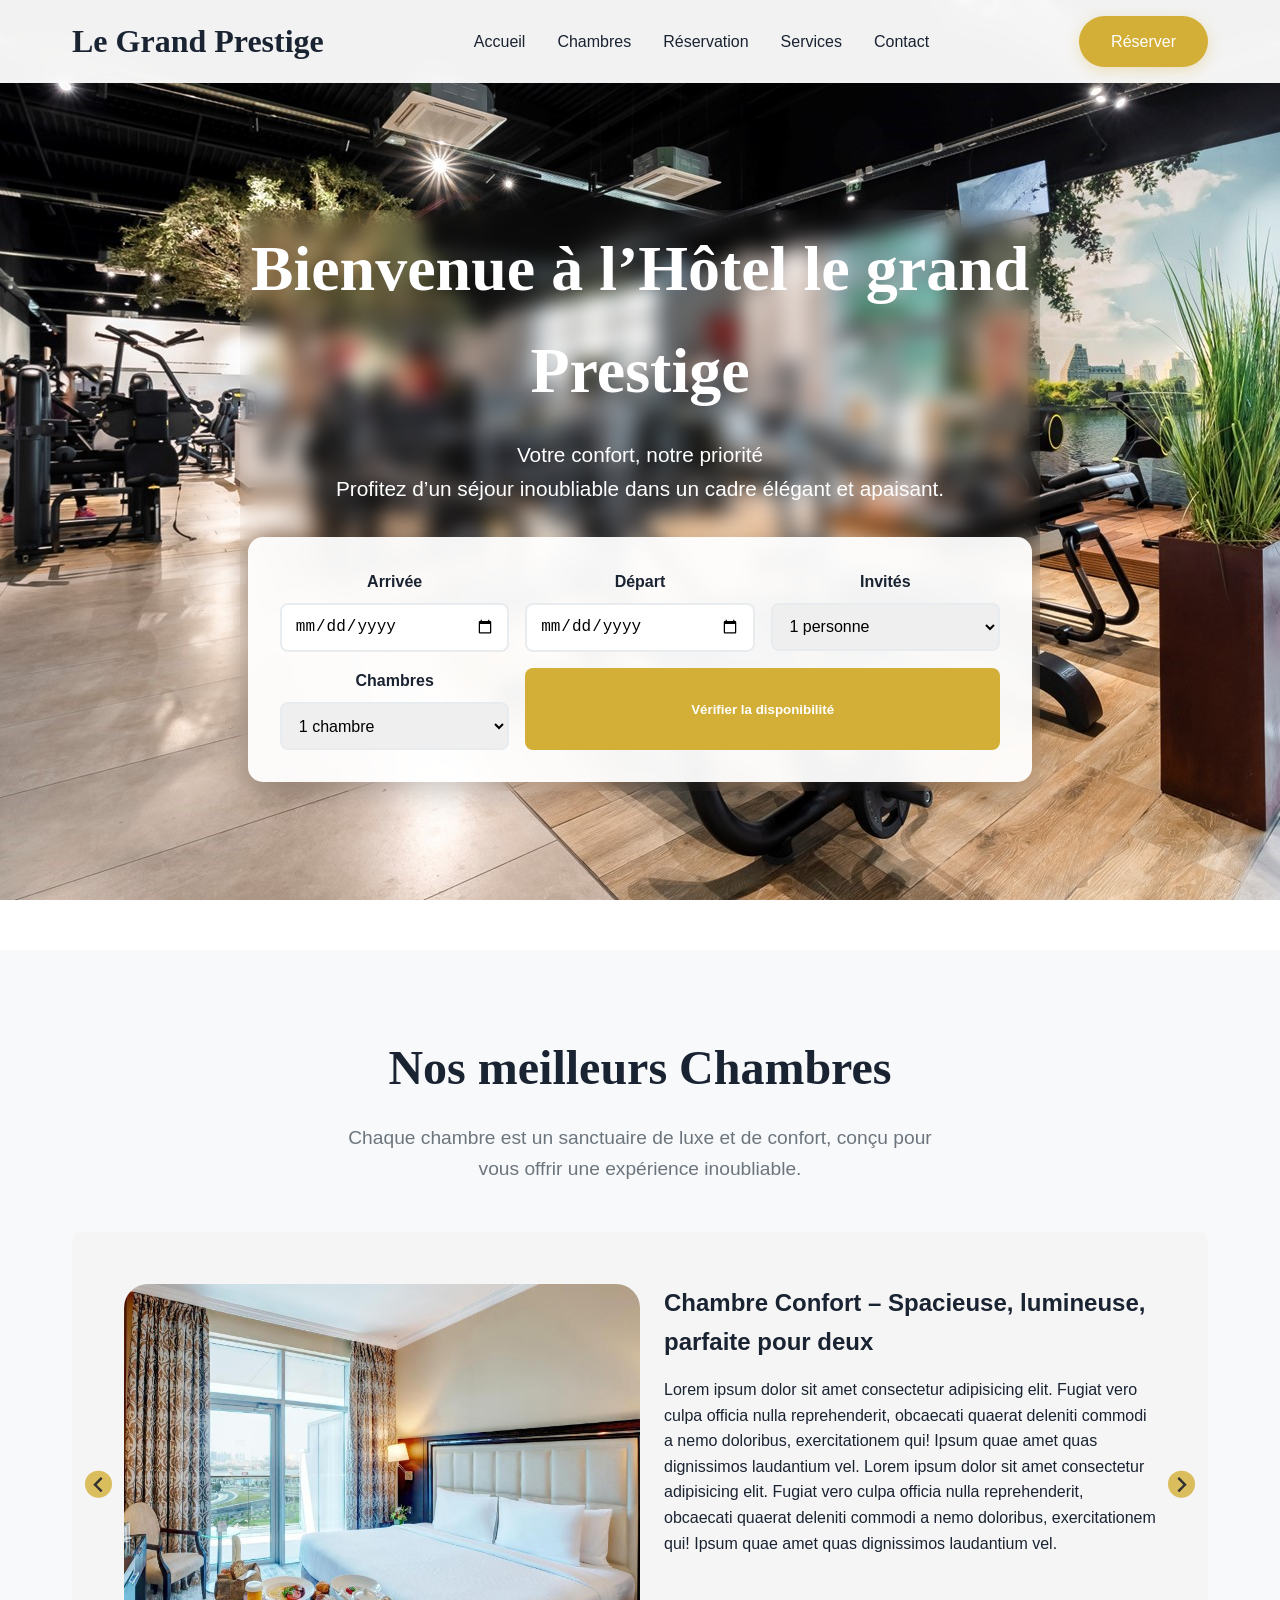
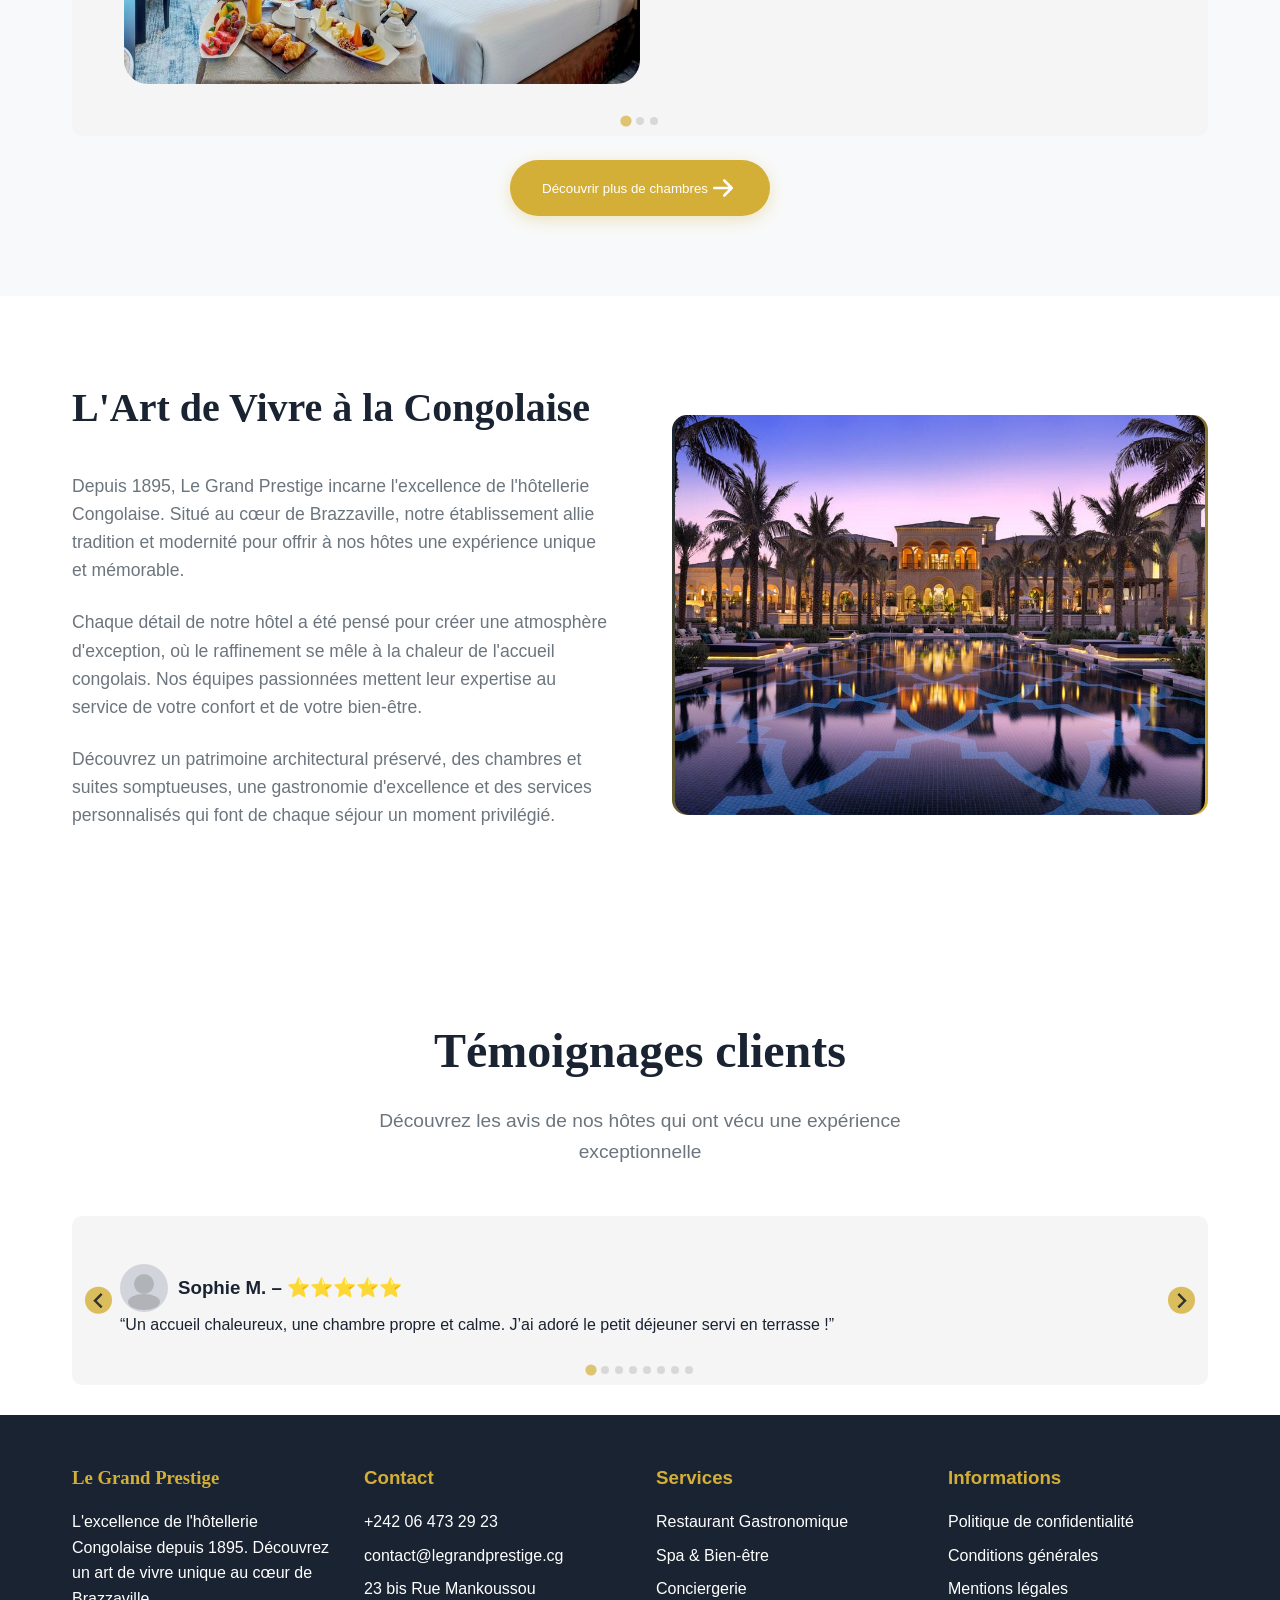
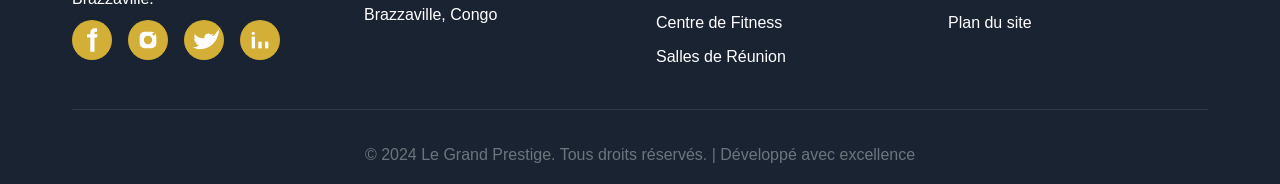
<file: Hotel/index.html>
<!DOCTYPE html>
<html lang="fr">
  <head>
    <meta charset="UTF-8" />
    <meta name="viewport" content="width=device-width, initial-scale=1.0" />
    <title>Le Grand Prestige - Hôtel de Luxe</title>

    <!-- Ajout des liens pour les differents style CSS -->
    <link rel="stylesheet" href="./css/aos.min.css" />
    <link rel="stylesheet" href="./css/splide.min.css" />
    <link rel="stylesheet" href="./css/style.css" />
  </head>
  <body>
    <!-- Header -->
    <header id="header" data-aos="fade-down">
      <nav class="nav-container" aria-label="Navigation principale">
        <a href="#" class="logo playfair">Le Grand Prestige</a>
        <ul class="nav-menu">
          <li><a href="#accueil">Accueil</a></li>
          <li><a href="./chambre.html">Chambres</a></li>
          <li><a href="./reservation.html">Réservation</a></li>
          <li><a href="./services.html">Services</a></li>
          <li><a href="./contact.html">Contact</a></li>
        </ul>
        <a href="./chambre.html" class="cta-button">Réserver</a>
        <div class="mobile-menu" aria-label="Menu mobile" tabindex="0">
          <span></span>
          <span></span>
          <span></span>
        </div>
      </nav>
    </header>

    <main role="main">
      <!-- Hero Section -->
      <section id="accueil" class="hero">
        <div class="hero-content">
          <h1 class="playfair" data-aos="fade-up" data-aos-delay="100">
            Bienvenue à l’Hôtel le grand Prestige
          </h1>
          <p data-aos="fade-up" data-aos-delay="200">
            Votre confort, notre priorité <br />Profitez d’un séjour inoubliable
            dans un cadre élégant et apaisant.
          </p>

          <form
            class="booking-form"
            aria-label="Formulaire de réservation"
            data-aos="fade-up"
            data-aos-delay="400"
          >
            <div class="form-group" data-aos="fade-up" data-aos-delay="500">
              <label for="checkin">Arrivée</label>
              <input type="date" id="checkin" name="checkin" />
            </div>
            <div class="form-group" data-aos="fade-up" data-aos-delay="600">
              <label for="checkout">Départ</label>
              <input type="date" id="checkout" name="checkout" />
            </div>
            <div class="form-group" data-aos="fade-up" data-aos-delay="700">
              <label for="guests">Invités</label>
              <select id="guests" name="guests">
                <option value="1">1 personne</option>
                <option value="2">2 personnes</option>
                <option value="3">3 personnes</option>
                <option value="4">4 personnes</option>
              </select>
            </div>
            <div class="form-group" data-aos="fade-up" data-aos-delay="800">
              <label for="rooms">Chambres</label>
              <select id="rooms" name="rooms">
                <option value="1">1 chambre</option>
                <option value="2">2 chambres</option>
                <option value="3">3 chambres</option>
              </select>
            </div>
            <button
              type="button"
              class="book-btn btn-content"
              data-aos="fade-up"
              data-aos-delay="900"
              onclick="reserverHotel()"
            >
              Vérifier la disponibilité
            </button>
          </form>
        </div>
      </section>

      <!-- Chambres -->
      <section id="chambres" class="section rooms">
        <div class="container">
          <h2
            class="section-title playfair"
            data-aos="fade-up"
            data-aos-delay="100"
          >
            Nos meilleurs Chambres
          </h2>
          <p class="section-subtitle" data-aos="fade-up" data-aos-delay="300">
            Chaque chambre est un sanctuaire de luxe et de confort, conçu pour
            vous offrir une expérience inoubliable.
          </p>

          <div
            class="splide"
            id="rooms-slider"
            style="display: flex; justify-content: center; align-items: center"
            data-aos="fade-up"
            data-aos-delay="500">
            
            <div class="splide__track">
              <ul class="splide__list">
                <li class="splide__slide carousel-list">
                  <div class="carousel-items">
                    <img
                      id="carousel-image"
                      src="./img/img1.jpg"
                      alt="Chambre Confort – Spacieuse, lumineuse, parfaite pour deux"
                    />
                    <div class="text-space">
                      <h2>
                        Chambre Confort – Spacieuse, lumineuse, parfaite pour
                        deux
                      </h2>
                      <p>
                        Lorem ipsum dolor sit amet consectetur adipisicing elit.
                        Fugiat vero culpa officia nulla reprehenderit, obcaecati
                        quaerat deleniti commodi a nemo doloribus,
                        exercitationem qui! Ipsum quae amet quas dignissimos
                        laudantium vel. Lorem ipsum dolor sit amet consectetur
                        adipisicing elit. Fugiat vero culpa officia nulla
                        reprehenderit, obcaecati quaerat deleniti commodi a nemo
                        doloribus, exercitationem qui! Ipsum quae amet quas
                        dignissimos laudantium vel.
                      </p>
                    </div>
                  </div>
                </li>
                <li class="splide__slide carousel-list">

                  <div class="carousel-items">
                    <img
                      id="carousel-image"
                      src="./img/img3.jpeg"
                      alt="Suite Prestige – Vue panoramique, bain à remous, lit King Size"
                    />
                    <div class="text-space">
                      <h2>
                        Suite Prestige – Vue panoramique, bain à remous, lit
                        King Size
                      </h2>
                      <p>
                        Lorem ipsum dolor sit amet consectetur adipisicing elit.
                        Fugiat vero culpa officia nulla reprehenderit, obcaecati
                        quaerat deleniti commodi a nemo doloribus,
                        exercitationem qui! Ipsum quae amet quas dignissimos
                        laudantium vel. Lorem ipsum dolor sit amet consectetur
                        adipisicing elit. Fugiat vero culpa officia nulla
                        reprehenderit, obcaecati quaerat deleniti commodi a nemo
                        doloribus, exercitationem qui! Ipsum quae amet quas
                        dignissimos laudantium vel.
                      </p>
                    </div>
                  </div>
                </li>
                <li
                  class="splide__slide"
                  style="display: flex; gap: 10px; padding: 12px"
                >
                  <div class="carousel-items">
                    <img
                      id="carousel-image"
                      src="./img/img4.jpg"
                      alt="Chambre Éco – Confort simple et abordable"
                    />
                    <div class="text-space">
                      <h2>Chambre Éco – Confort simple et abordable</h2>
                      <p>
                        Lorem ipsum dolor sit amet consectetur adipisicing elit.
                        Fugiat vero culpa officia nulla reprehenderit, obcaecati
                        quaerat deleniti commodi a nemo doloribus,
                        exercitationem qui! Ipsum quae amet quas dignissimos
                        laudantium vel. Lorem ipsum dolor sit amet consectetur
                        adipisicing elit. Fugiat vero culpa officia nulla
                        reprehenderit, obcaecati quaerat deleniti commodi a nemo
                        doloribus, exercitationem qui! Ipsum quae amet quas
                        dignissimos laudantium vel.
                      </p>
                    </div>
                  </div>
                </li>
              </ul>
            </div>
          </div>

          <div class="discover-room" data-aos="fade-up" data-aos-delay="400">
            <button class="cta-button discover">
              <p>Découvrir plus de chambres</p>
              <svg viewBox="0 0 24 24" aria-hidden="true" style="height: 30px">
                <path
                  d="M5 12h14M13 6l6 6-6 6"
                  stroke="currentColor"
                  stroke-width="2"
                  stroke-linecap="round"
                  stroke-linejoin="round"
                  fill="none"
                />
              </svg>
            </button>
          </div>
        </div>
      </section>

      <!-- À propos -->
      <section id="apropos" class="section">
        <div class="container">
          <div class="about">
            <div
              class="about-content"
              data-aos="fade-right"
              data-aos-delay="100"
            >
              <h2 class="playfair">L'Art de Vivre à la Congolaise</h2>
              <p>
                Depuis 1895, Le Grand Prestige incarne l'excellence de
                l'hôtellerie Congolaise. Situé au cœur de Brazzaville, notre
                établissement allie tradition et modernité pour offrir à nos
                hôtes une expérience unique et mémorable.
              </p>
              <p>
                Chaque détail de notre hôtel a été pensé pour créer une
                atmosphère d'exception, où le raffinement se mêle à la chaleur
                de l'accueil congolais. Nos équipes passionnées mettent leur
                expertise au service de votre confort et de votre bien-être.
              </p>
              <p>
                Découvrez un patrimoine architectural préservé, des chambres et
                suites somptueuses, une gastronomie d'excellence et des services
                personnalisés qui font de chaque séjour un moment privilégié.
              </p>
            </div>
            <div class="about-image" data-aos="fade-left" data-aos-delay="300">
              <img
                src="./img/bg1.jpg"
                class="main-image"
                alt="Façade de l'hôtel Le Grand Prestige à Brazzaville"
              />
            </div>
          </div>
        </div>
      </section>

      <!-- Témoignages -->
      <section id="temoignages" class="section">
        <div class="container">
          <h2
            class="section-title playfair"
            data-aos="fade-up"
            data-aos-delay="200"
          >
            Témoignages clients
          </h2>
          <p class="section-subtitle" data-aos="fade-up" data-aos-delay="400">
            Découvrez les avis de nos hôtes qui ont vécu une expérience
            exceptionnelle
          </p>
          <div
            class="splide"
            id="avis_client"
            data-aos="fade-up"
            data-aos-delay="600"
          >
            <div class="splide__track">
              <ul class="splide__list">
                <!-- Listes des avis client -->
                <li class="splide__slide">
                  <div>
                    <div class="info-person">
                      <!-- SVG avatar gris -->
                      <svg
                        width="48"
                        height="48"
                        viewBox="0 0 48 48"
                        fill="none"
                        xmlns="http://www.w3.org/2000/svg"
                        aria-label="Photo de profil générique"
                      >
                        <circle cx="24" cy="24" r="24" fill="#d1d5db" />
                        <ellipse
                          cx="24"
                          cy="20"
                          rx="10"
                          ry="10"
                          fill="#b0b4b9"
                        />
                        <ellipse
                          cx="24"
                          cy="38"
                          rx="16"
                          ry="8"
                          fill="#b0b4b9"
                        />
                      </svg>
                      <h3>Sophie M. – ⭐⭐⭐⭐⭐</h3>
                    </div>
                    <p>
                      “Un accueil chaleureux, une chambre propre et calme. J’ai
                      adoré le petit déjeuner servi en terrasse !”
                    </p>
                  </div>
                </li>
                <li class="splide__slide">
                  <div>
                    <div class="info-person">
                      <svg
                        width="48"
                        height="48"
                        viewBox="0 0 48 48"
                        fill="none"
                        xmlns="http://www.w3.org/2000/svg"
                        aria-label="Photo de profil générique"
                      >
                        <circle cx="24" cy="24" r="24" fill="#d1d5db" />
                        <ellipse
                          cx="24"
                          cy="20"
                          rx="10"
                          ry="10"
                          fill="#b0b4b9"
                        />
                        <ellipse
                          cx="24"
                          cy="38"
                          rx="16"
                          ry="8"
                          fill="#b0b4b9"
                        />
                      </svg>
                      <h3>Jean B. – ⭐⭐⭐⭐</h3>
                    </div>
                    <p>
                      “Emplacement idéal en centre-ville. Personnel aimable,
                      seul bémol : le parking est un peu étroit.”
                    </p>
                  </div>
                </li>
                <li class="splide__slide">
                  <div>
                    <div class="info-person">
                      <svg
                        width="48"
                        height="48"
                        viewBox="0 0 48 48"
                        fill="none"
                        xmlns="http://www.w3.org/2000/svg"
                        aria-label="Photo de profil générique"
                      >
                        <circle cx="24" cy="24" r="24" fill="#d1d5db" />
                        <ellipse
                          cx="24"
                          cy="20"
                          rx="10"
                          ry="10"
                          fill="#b0b4b9"
                        />
                        <ellipse
                          cx="24"
                          cy="38"
                          rx="16"
                          ry="8"
                          fill="#b0b4b9"
                        />
                      </svg>
                      <h3>Laura C. – ⭐⭐⭐⭐⭐</h3>
                    </div>
                    <p>
                      “Tout était parfait ! Mention spéciale pour le spa et le
                      room service rapide.”
                    </p>
                  </div>
                </li>
                <li class="splide__slide">
                  <div>
                    <div class="info-person">
                      <svg
                        width="48"
                        height="48"
                        viewBox="0 0 48 48"
                        fill="none"
                        xmlns="http://www.w3.org/2000/svg"
                        aria-label="Photo de profil générique"
                      >
                        <circle cx="24" cy="24" r="24" fill="#d1d5db" />
                        <ellipse
                          cx="24"
                          cy="20"
                          rx="10"
                          ry="10"
                          fill="#b0b4b9"
                        />
                        <ellipse
                          cx="24"
                          cy="38"
                          rx="16"
                          ry="8"
                          fill="#b0b4b9"
                        />
                      </svg>
                      <h3>David L. – ⭐⭐⭐⭐⭐</h3>
                    </div>
                    <p>
                      “Je voyage beaucoup pour le travail, et cet hôtel reste
                      l’un de mes préférés. Très professionnel.”
                    </p>
                  </div>
                </li>
                <li class="splide__slide">
                  <div>
                    <div class="info-person">
                      <svg
                        width="48"
                        height="48"
                        viewBox="0 0 48 48"
                        fill="none"
                        xmlns="http://www.w3.org/2000/svg"
                        aria-label="Photo de profil générique"
                      >
                        <circle cx="24" cy="24" r="24" fill="#d1d5db" />
                        <ellipse
                          cx="24"
                          cy="20"
                          rx="10"
                          ry="10"
                          fill="#b0b4b9"
                        />
                        <ellipse
                          cx="24"
                          cy="38"
                          rx="16"
                          ry="8"
                          fill="#b0b4b9"
                        />
                      </svg>
                      <h3>Nathalie P. – ⭐⭐⭐⭐</h3>
                    </div>
                    <p>
                      “L’hôtel est magnifique et très bien décoré. J’aurais aimé
                      un choix plus large au petit déjeuner, mais c’était
                      délicieux.”
                    </p>
                  </div>
                </li>
                <li class="splide__slide">
                  <div>
                    <div class="info-person">
                      <svg
                        width="48"
                        height="48"
                        viewBox="0 0 48 48"
                        fill="none"
                        xmlns="http://www.w3.org/2000/svg"
                        aria-label="Photo de profil générique"
                      >
                        <circle cx="24" cy="24" r="24" fill="#d1d5db" />
                        <ellipse
                          cx="24"
                          cy="20"
                          rx="10"
                          ry="10"
                          fill="#b0b4b9"
                        />
                        <ellipse
                          cx="24"
                          cy="38"
                          rx="16"
                          ry="8"
                          fill="#b0b4b9"
                        />
                      </svg>
                      <h3>Marc T. – ⭐⭐⭐⭐⭐</h3>
                    </div>
                    <p>
                      “Excellent rapport qualité-prix. Le personnel est vraiment
                      aux petits soins.”
                    </p>
                  </div>
                </li>
                <li class="splide__slide">
                  <div>
                    <div class="info-person">
                      <svg
                        width="48"
                        height="48"
                        viewBox="0 0 48 48"
                        fill="none"
                        xmlns="http://www.w3.org/2000/svg"
                        aria-label="Photo de profil générique"
                      >
                        <circle cx="24" cy="24" r="24" fill="#d1d5db" />
                        <ellipse
                          cx="24"
                          cy="20"
                          rx="10"
                          ry="10"
                          fill="#b0b4b9"
                        />
                        <ellipse
                          cx="24"
                          cy="38"
                          rx="16"
                          ry="8"
                          fill="#b0b4b9"
                        />
                      </svg>
                      <h3>Inès R. – ⭐⭐⭐⭐⭐</h3>
                    </div>
                    <p>
                      “J’ai passé un week-end romantique inoubliable. Tout était
                      parfait : la chambre, la vue, le calme.”
                    </p>
                  </div>
                </li>
                <li class="splide__slide">
                  <div>
                    <div class="info-person">
                      <svg
                        width="48"
                        height="48"
                        viewBox="0 0 48 48"
                        fill="none"
                        xmlns="http://www.w3.org/2000/svg"
                        aria-label="Photo de profil générique"
                      >
                        <circle cx="24" cy="24" r="24" fill="#d1d5db" />
                        <ellipse
                          cx="24"
                          cy="20"
                          rx="10"
                          ry="10"
                          fill="#b0b4b9"
                        />
                        <ellipse
                          cx="24"
                          cy="38"
                          rx="16"
                          ry="8"
                          fill="#b0b4b9"
                        />
                      </svg>
                      <h3>Thomas D. – ⭐⭐⭐⭐</h3>
                    </div>
                    <p>
                      “Confort au top, literie parfaite. Le restaurant propose
                      de très bons plats faits maison.”
                    </p>
                  </div>
                </li>
              </ul>
            </div>
          </div>
        </div>
      </section>

      <!-- Footer -->
      <footer id="contact" data-aos="fade-up">
        <div class="container">
          <div class="footer-content">
            <div class="footer-section">
              <h3 class="playfair" data-aos="fade-up" data-aos-delay="100">
                Le Grand Prestige
              </h3>
              <p data-aos="fade-up" data-aos-delay="200">
                L'excellence de l'hôtellerie Congolaise depuis 1895. Découvrez
                un art de vivre unique au cœur de Brazzaville.
              </p>
              <div class="social-links">
                <a
                  href="#"
                  aria-label="Facebook"
                  data-aos="fade-up"
                  data-aos-delay="400"
                >
                  <!-- Facebook SVG -->
                  <svg
                    width="40"
                    height="40"
                    viewBox="0 0 24 24"
                    fill="none"
                    xmlns="http://www.w3.org/2000/svg"
                  >
                    <circle cx="12" cy="12" r="12" fill="#d4af37" />
                    <path
                      d="M15.36 8.5H13.5V7.5C13.5 7.22 13.72 7 14 7H15V5H13.5C12.12 5 11 6.12 11 7.5V8.5H9V10.5H11V19H13.5V10.5H15L15.36 8.5Z"
                      fill="white"
                    />
                  </svg>
                </a>
                <a
                  href="#"
                  aria-label="Instagram"
                  data-aos="fade-up"
                  data-aos-delay="500"
                >
                  <!-- Instagram SVG -->
                  <svg
                    width="40"
                    height="40"
                    viewBox="0 0 24 24"
                    fill="none"
                    xmlns="http://www.w3.org/2000/svg"
                  >
                    <circle cx="12" cy="12" r="12" fill="#d4af37" />
                    <rect
                      x="7"
                      y="7"
                      width="10"
                      height="10"
                      rx="3"
                      fill="white"
                    />
                    <circle cx="12" cy="12" r="2.5" fill="#d4af37" />
                    <circle cx="15.5" cy="8.5" r="0.8" fill="#d4af37" />
                  </svg>
                </a>
                <a
                  href="#"
                  aria-label="Twitter"
                  data-aos="fade-up"
                  data-aos-delay="600"
                >
                  <!-- Twitter SVG -->
                  <svg
                    width="40"
                    height="40"
                    viewBox="0 0 24 24"
                    fill="none"
                    xmlns="http://www.w3.org/2000/svg"
                  >
                    <circle cx="12" cy="12" r="12" fill="#d4af37" />
                    <path
                      d="M18 9.24c-.42.18-.87.3-1.34.36.48-.29.85-.75 1.02-1.3-.45.27-.95.47-1.48.58a2.25 2.25 0 0 0-3.84 2.05A6.39 6.39 0 0 1 6.5 8.6a2.25 2.25 0 0 0 .7 3c-.39-.01-.76-.12-1.08-.3v.03a2.25 2.25 0 0 0 1.8 2.2c-.18.05-.37.08-.56.08-.14 0-.27-.01-.4-.04a2.25 2.25 0 0 0 2.1 1.56A4.52 4.52 0 0 1 6 16.29c-.29 0-.57-.02-.85-.05A6.37 6.37 0 0 0 9.29 17.5c7.55 0 11.68-6.26 11.68-11.68 0-.18 0-.36-.01-.54.8-.58 1.5-1.3 2.05-2.13Z"
                      fill="white"
                    />
                  </svg>
                </a>
                <a
                  href="#"
                  aria-label="LinkedIn"
                  data-aos="fade-up"
                  data-aos-delay="700"
                >
                  <!-- LinkedIn SVG -->
                  <svg
                    width="40"
                    height="40"
                    viewBox="0 0 24 24"
                    fill="none"
                    xmlns="http://www.w3.org/2000/svg"
                  >
                    <circle cx="12" cy="12" r="12" fill="#d4af37" />
                    <rect x="7" y="10" width="2" height="7" fill="white" />
                    <rect x="15" y="13" width="2" height="4" fill="white" />
                    <rect x="11" y="13" width="2" height="4" fill="white" />
                    <circle cx="8" cy="8" r="1" fill="white" />
                  </svg>
                </a>
              </div>
            </div>
            <div class="footer-section">
              <h3 data-aos="fade-up" data-aos-delay="100">Contact</h3>
              <a
                href="tel:+242064732923"
                data-aos="fade-up"
                data-aos-delay="200"
                ><i class="fas fa-phone"></i> +242 06 473 29 23</a
              >
              <a
                href="mailto:contact@legrandprestige.fr"
                data-aos="fade-up"
                data-aos-delay="300"
                ><i class="fas fa-envelope"></i> contact@legrandprestige.cg</a
              >
              <p data-aos="fade-up" data-aos-delay="400">
                <i class="fas fa-map-marker-alt"></i> 23 bis Rue Mankoussou<br />Brazzaville,
                Congo
              </p>
            </div>
            <div class="footer-section">
              <h3 data-aos="fade-up" data-aos-delay="100">Services</h3>
              <a href="#" data-aos="fade-up" data-aos-delay="200"
                >Restaurant Gastronomique</a
              >
              <a href="#" data-aos="fade-up" data-aos-delay="300"
                >Spa & Bien-être</a
              >
              <a href="#" data-aos="fade-up" data-aos-delay="400"
                >Conciergerie</a
              >
              <a href="#" data-aos="fade-up" data-aos-delay="500"
                >Centre de Fitness</a
              >
              <a href="#" data-aos="fade-up" data-aos-delay="600"
                >Salles de Réunion</a
              >
            </div>
            <div class="footer-section">
              <h3 data-aos="fade-up" data-aos-delay="100">Informations</h3>
              <a href="#" data-aos="fade-up" data-aos-delay="200"
                >Politique de confidentialité</a
              >
              <a href="#" data-aos="fade-up" data-aos-delay="300"
                >Conditions générales</a
              >
              <a href="#" data-aos="fade-up" data-aos-delay="400"
                >Mentions légales</a
              >
              <a href="#" data-aos="fade-up" data-aos-delay="500"
                >Plan du site</a
              >
            </div>
          </div>
          <div class="footer-bottom">
            <p>
              &copy; 2024 Le Grand Prestige. Tous droits réservés. | Développé
              avec excellence
            </p>
          </div>
        </div>
      </footer>
    </main>
    <!-- Scripts -->
    <script src="./script/aos.min.js"></script>
    <script src="./script/splide.min.js"></script>
    <script src="./script/main.js"></script>

    <!-- Initialisation de AOS -->
    <script>
      AOS.init();
    </script>
  </body>
</html>
</file>
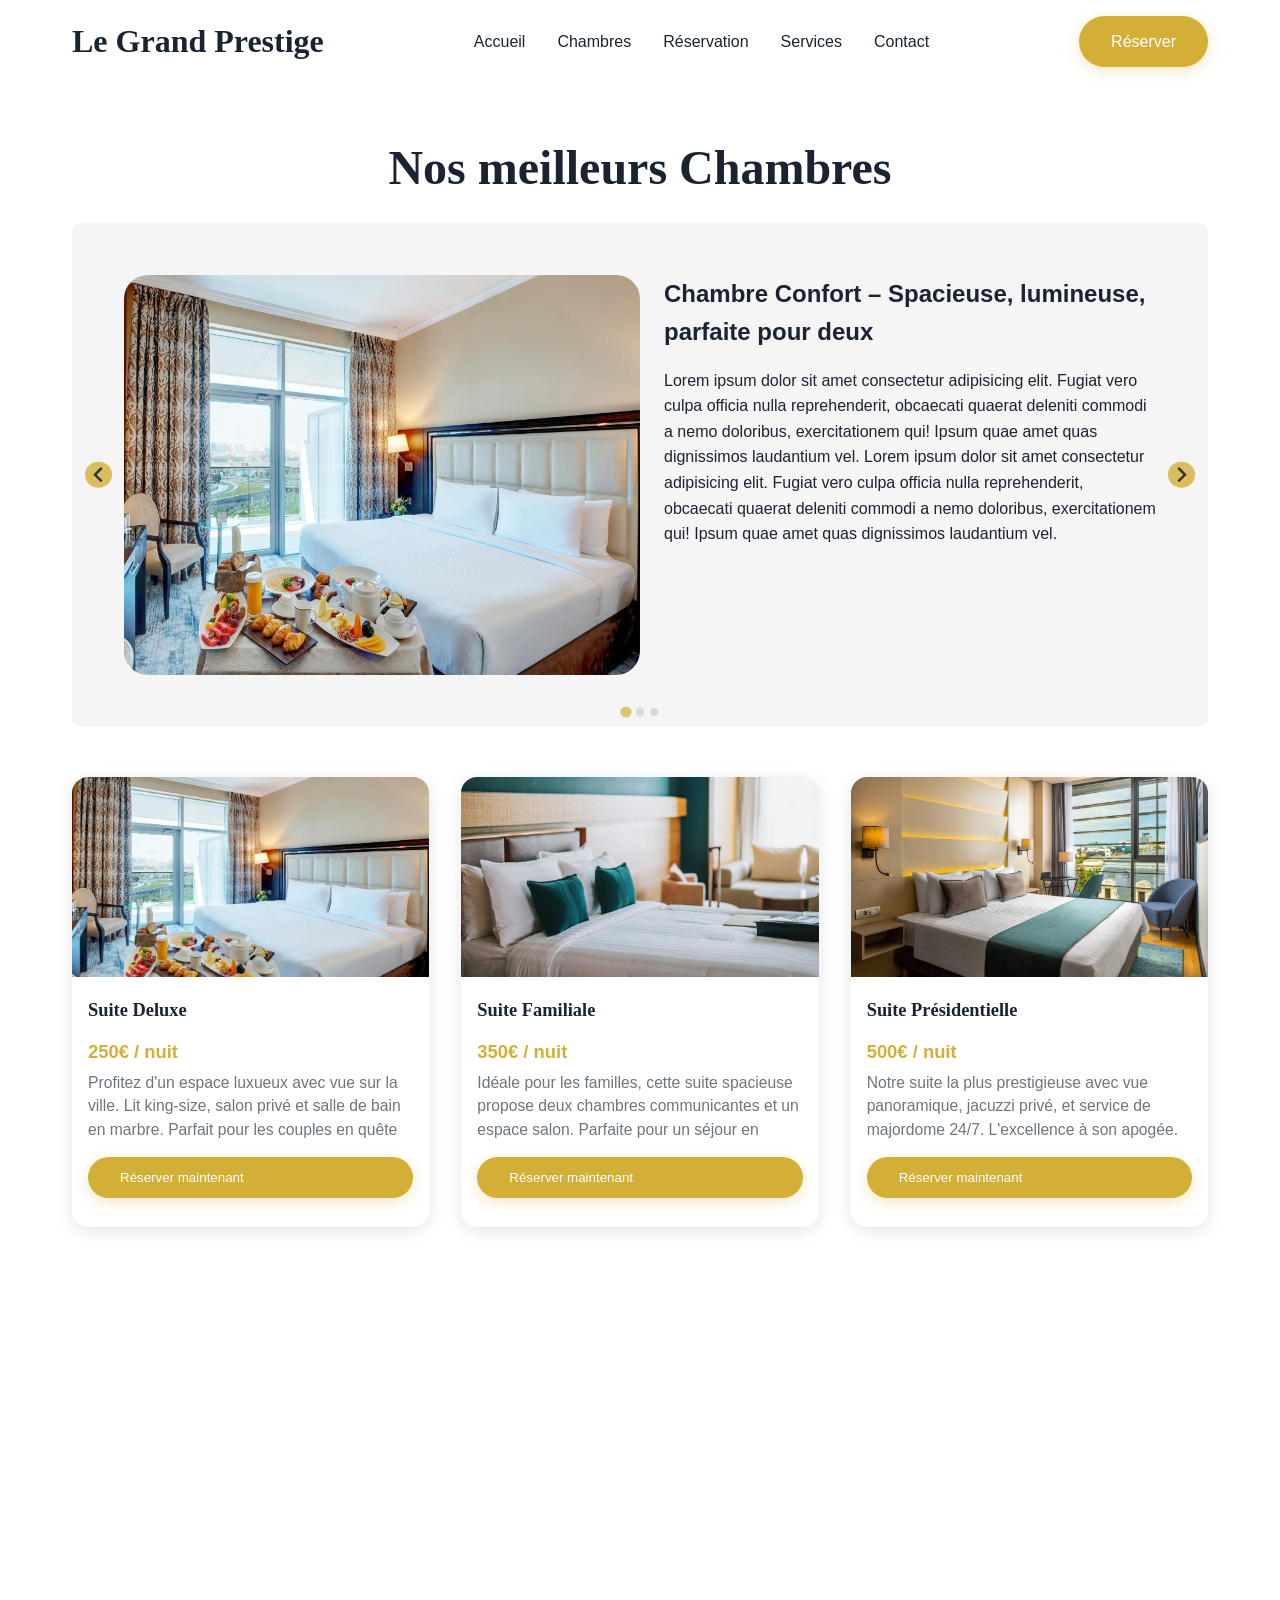
<file: Hotel/chambre.html>
<!DOCTYPE html>
<html lang="fr">
  <head>
    <meta charset="UTF-8" />
    <meta name="viewport" content="width=device-width, initial-scale=1.0" />
    <title>Le Grand Prestige - Hôtel de Luxe</title>

    <!-- Ajout des liens pour les differents style CSS -->
    <link rel="stylesheet" href="./css/aos.min.css" />
    <link rel="stylesheet" href="./css/splide.min.css" />
    <link rel="stylesheet" href="./css/style.css" />
  </head>
  <body>
    <!-- Header -->
    <header id="header" data-aos="fade-down">
      <nav class="nav-container" aria-label="Navigation principale">
        <a href="#" class="logo playfair">Le Grand Prestige</a>
        <ul class="nav-menu">
          <li><a href="index.html">Accueil</a></li>
          <li><a href="chambre.html">Chambres</a></li>
          <li><a href="./reservation.html">Réservation</a></li>
          <li><a href="services.html">Services</a></li>
          <li><a href="contact.html">Contact</a></li>
        </ul>
        <a href="#" class="cta-button">Réserver</a>
        <div class="mobile-menu" aria-label="Menu mobile" tabindex="0">
          <span></span>
          <span></span>
          <span></span>
        </div>
      </nav>
    </header>

    <main role="main">
      <!-- Hero Section -->
      <main>
        <section id="accueil" class="section">
          <div class="container">
            <h1
              class="section-title playfair"
              data-aos="fade-up"
              data-aos-delay="100"
            >
              Nos meilleurs Chambres
            </h1>
            <div
              class="splide"
              id="rooms-slider"
              style="
                display: flex;
                justify-content: center;
                align-items: center;
              "
              data-aos-delay="300"
              data-aos="fade-up"
            >
              <div class="splide__track">
                <ul class="splide__list">
                  <li class="splide__slide carousel-list">
                    <div class="carousel-items">
                      <img
                        id="carousel-image"
                        src="./img/img1.jpg"
                        alt="Chambre Confort – Spacieuse, lumineuse, parfaite pour deux"
                      />
                      <div class="text-space">
                        <h2>
                          Chambre Confort – Spacieuse, lumineuse, parfaite pour
                          deux
                        </h2>
                        <p>
                          Lorem ipsum dolor sit amet consectetur adipisicing
                          elit. Fugiat vero culpa officia nulla reprehenderit,
                          obcaecati quaerat deleniti commodi a nemo doloribus,
                          exercitationem qui! Ipsum quae amet quas dignissimos
                          laudantium vel. Lorem ipsum dolor sit amet consectetur
                          adipisicing elit. Fugiat vero culpa officia nulla
                          reprehenderit, obcaecati quaerat deleniti commodi a
                          nemo doloribus, exercitationem qui! Ipsum quae amet
                          quas dignissimos laudantium vel.
                        </p>
                      </div>
                    </div>
                  </li>
                  <li class="splide__slide carousel-list">
                    <div class="carousel-items">
                      <img
                        id="carousel-image"
                        src="./img/img3.jpeg"
                        alt="Suite Prestige – Vue panoramique, bain à remous, lit King Size"
                      />
                      <div class="text-space">
                        <h2>
                          Suite Prestige – Vue panoramique, bain à remous, lit
                          King Size
                        </h2>
                        <p>
                          Lorem ipsum dolor sit amet consectetur adipisicing
                          elit. Fugiat vero culpa officia nulla reprehenderit,
                          obcaecati quaerat deleniti commodi a nemo doloribus,
                          exercitationem qui! Ipsum quae amet quas dignissimos
                          laudantium vel. Lorem ipsum dolor sit amet consectetur
                          adipisicing elit. Fugiat vero culpa officia nulla
                          reprehenderit, obcaecati quaerat deleniti commodi a
                          nemo doloribus, exercitationem qui! Ipsum quae amet
                          quas dignissimos laudantium vel.
                        </p>
                      </div>
                    </div>
                  </li>
                  <li
                    class="splide__slide"
                    style="display: flex; gap: 10px; padding: 12px"
                  >
                    <div class="carousel-items">
                      <img
                        id="carousel-image"
                        src="./img/img4.jpg"
                        alt="Chambre Éco – Confort simple et abordable"
                      />
                      <div class="text-space">
                        <h2>Chambre Éco – Confort simple et abordable</h2>
                        <p>
                          Lorem ipsum dolor sit amet consectetur adipisicing
                          elit. Fugiat vero culpa officia nulla reprehenderit,
                          obcaecati quaerat deleniti commodi a nemo doloribus,
                          exercitationem qui! Ipsum quae amet quas dignissimos
                          laudantium vel. Lorem ipsum dolor sit amet consectetur
                          adipisicing elit. Fugiat vero culpa officia nulla
                          reprehenderit, obcaecati quaerat deleniti commodi a
                          nemo doloribus, exercitationem qui! Ipsum quae amet
                          quas dignissimos laudantium vel.
                        </p>
                      </div>
                    </div>
                  </li>
                </ul>
              </div>
            </div>

            <!-- Liste des chambres d'hôtel disponibles -->
            <div class="card-grid">
              <div class="card-content" data-aos="fade-up">
                <img src="./img/img1.jpg" alt="Chambre Deluxe" class="image" />
                <div class="room-details">
                  <h2>Suite Deluxe</h2>
                  <div class="room-price">250€ / nuit</div>
                  <p>
                    Profitez d'un espace luxueux avec vue sur la ville. Lit
                    king-size, salon privé et salle de bain en marbre. Parfait
                    pour les couples en quête de confort absolu.
                  </p>
                  <button class="cta-button" onclick="reserver(true)">
                    Réserver maintenant
                  </button>
                </div>
              </div>

              <div class="card-content" data-aos="fade-up" data-aos-delay="100">
                <img
                  src="./img/img2.jpg"
                  alt="Chambre Familiale"
                  class="image"
                />
                <div class="room-details">
                  <h2>Suite Familiale</h2>
                  <div class="room-price">350€ / nuit</div>
                  <p>
                    Idéale pour les familles, cette suite spacieuse propose deux
                    chambres communicantes et un espace salon. Parfaite pour un
                    séjour en famille.
                  </p>
                  <button class="cta-button" onclick="reserver(true)">
                    Réserver maintenant
                  </button>
                </div>
              </div>

              <div class="card-content" data-aos="fade-up" data-aos-delay="200">
                <img
                  src="./img/img3.jpeg"
                  alt="Suite Présidentielle"
                  class="image"
                />
                <div class="room-details">
                  <h2>Suite Présidentielle</h2>
                  <div class="room-price">500€ / nuit</div>
                  <p>
                    Notre suite la plus prestigieuse avec vue panoramique,
                    jacuzzi privé, et service de majordome 24/7. L'excellence à
                    son apogée.
                  </p>
                  <button class="cta-button" onclick="reserver(true)">
                    Réserver maintenant
                  </button>
                </div>
              </div>

              <div class="card-content" data-aos="fade-up" data-aos-delay="300">
                <img
                  src="./img/img4.jpg"
                  alt="Chambre Standard"
                  class="image"
                />
                <div class="room-details">
                  <h2>Chambre Standard</h2>
                  <div class="room-price">150€ / nuit</div>
                  <p>
                    Confortable et accueillante, notre chambre standard offre
                    tout le nécessaire pour un séjour agréable à prix abordable.
                  </p>
                  <button class="cta-button" onclick="reserver(false)">
                    Vérifier la disponibilité
                  </button>
                </div>
              </div>

              <div class="card-content" data-aos="fade-up" data-aos-delay="400">
                <img src="./img/img6.jpg" alt="Suite Executive" class="image" />
                <div class="room-details">
                  <h2>Suite Executive</h2>
                  <div class="room-price">400€ / nuit</div>
                  <p>
                    Parfaite pour les voyages d'affaires, cette suite comprend
                    un espace bureau, une connexion haut débit et un salon
                    privé.
                  </p>
                  <button class="cta-button" onclick="reserver(true)">
                    Réserver maintenant
                  </button>
                </div>
              </div>
            </div>
          </div>
        </section>
      </main>

      <!-- Footer -->
      <footer id="contact" data-aos="fade-up">
        <div class="container">
          <div class="footer-content">
            <div class="footer-section">
              <h3 class="playfair" data-aos="fade-up" data-aos-delay="100">
                Le Grand Prestige
              </h3>
              <p data-aos="fade-up" data-aos-delay="200">
                L'excellence de l'hôtellerie Congolaise depuis 1895. Découvrez
                un art de vivre unique au cœur de Brazzaville.
              </p>
              <div class="social-links">
                <a
                  href="#"
                  aria-label="Facebook"
                  data-aos="fade-up"
                  data-aos-delay="400"
                >
                  <!-- Facebook SVG -->
                  <svg
                    width="40"
                    height="40"
                    viewBox="0 0 24 24"
                    fill="none"
                    xmlns="http://www.w3.org/2000/svg"
                  >
                    <circle cx="12" cy="12" r="12" fill="#d4af37" />
                    <path
                      d="M15.36 8.5H13.5V7.5C13.5 7.22 13.72 7 14 7H15V5H13.5C12.12 5 11 6.12 11 7.5V8.5H9V10.5H11V19H13.5V10.5H15L15.36 8.5Z"
                      fill="white"
                    />
                  </svg>
                </a>
                <a
                  href="#"
                  aria-label="Instagram"
                  data-aos="fade-up"
                  data-aos-delay="500"
                >
                  <!-- Instagram SVG -->
                  <svg
                    width="40"
                    height="40"
                    viewBox="0 0 24 24"
                    fill="none"
                    xmlns="http://www.w3.org/2000/svg"
                  >
                    <circle cx="12" cy="12" r="12" fill="#d4af37" />
                    <rect
                      x="7"
                      y="7"
                      width="10"
                      height="10"
                      rx="3"
                      fill="white"
                    />
                    <circle cx="12" cy="12" r="2.5" fill="#d4af37" />
                    <circle cx="15.5" cy="8.5" r="0.8" fill="#d4af37" />
                  </svg>
                </a>
                <a
                  href="#"
                  aria-label="Twitter"
                  data-aos="fade-up"
                  data-aos-delay="600"
                >
                  <!-- Twitter SVG -->
                  <svg
                    width="40"
                    height="40"
                    viewBox="0 0 24 24"
                    fill="none"
                    xmlns="http://www.w3.org/2000/svg"
                  >
                    <circle cx="12" cy="12" r="12" fill="#d4af37" />
                    <path
                      d="M18 9.24c-.42.18-.87.3-1.34.36.48-.29.85-.75 1.02-1.3-.45.27-.95.47-1.48.58a2.25 2.25 0 0 0-3.84 2.05A6.39 6.39 0 0 1 6.5 8.6a2.25 2.25 0 0 0 .7 3c-.39-.01-.76-.12-1.08-.3v.03a2.25 2.25 0 0 0 1.8 2.2c-.18.05-.37.08-.56.08-.14 0-.27-.01-.4-.04a2.25 2.25 0 0 0 2.1 1.56A4.52 4.52 0 0 1 6 16.29c-.29 0-.57-.02-.85-.05A6.37 6.37 0 0 0 9.29 17.5c7.55 0 11.68-6.26 11.68-11.68 0-.18 0-.36-.01-.54.8-.58 1.5-1.3 2.05-2.13Z"
                      fill="white"
                    />
                  </svg>
                </a>
                <a
                  href="#"
                  aria-label="LinkedIn"
                  data-aos="fade-up"
                  data-aos-delay="700"
                >
                  <!-- LinkedIn SVG -->
                  <svg
                    width="40"
                    height="40"
                    viewBox="0 0 24 24"
                    fill="none"
                    xmlns="http://www.w3.org/2000/svg"
                  >
                    <circle cx="12" cy="12" r="12" fill="#d4af37" />
                    <rect x="7" y="10" width="2" height="7" fill="white" />
                    <rect x="15" y="13" width="2" height="4" fill="white" />
                    <rect x="11" y="13" width="2" height="4" fill="white" />
                    <circle cx="8" cy="8" r="1" fill="white" />
                  </svg>
                </a>
              </div>
            </div>
            <div class="footer-section">
              <h3 data-aos="fade-up" data-aos-delay="100">Contact</h3>
              <a
                href="tel:+242064732923"
                data-aos="fade-up"
                data-aos-delay="200"
                ><i class="fas fa-phone"></i> +242 06 473 29 23</a
              >
              <a
                href="mailto:contact@legrandprestige.fr"
                data-aos="fade-up"
                data-aos-delay="300"
                ><i class="fas fa-envelope"></i> contact@legrandprestige.cg</a
              >
              <p data-aos="fade-up" data-aos-delay="400">
                <i class="fas fa-map-marker-alt"></i> 23 bis Rue Mankoussou<br />Brazzaville,
                Congo
              </p>
            </div>
            <div class="footer-section">
              <h3 data-aos="fade-up" data-aos-delay="100">Services</h3>
              <a href="#" data-aos="fade-up" data-aos-delay="200"
                >Restaurant Gastronomique</a
              >
              <a href="#" data-aos="fade-up" data-aos-delay="300"
                >Spa & Bien-être</a
              >
              <a href="#" data-aos="fade-up" data-aos-delay="400"
                >Conciergerie</a
              >
              <a href="#" data-aos="fade-up" data-aos-delay="500"
                >Centre de Fitness</a
              >
              <a href="#" data-aos="fade-up" data-aos-delay="600"
                >Salles de Réunion</a
              >
            </div>
            <div class="footer-section">
              <h3 data-aos="fade-up" data-aos-delay="100">Informations</h3>
              <a href="#" data-aos="fade-up" data-aos-delay="200"
                >Politique de confidentialité</a
              >
              <a href="#" data-aos="fade-up" data-aos-delay="300"
                >Conditions générales</a
              >
              <a href="#" data-aos="fade-up" data-aos-delay="400"
                >Mentions légales</a
              >
              <a href="#" data-aos="fade-up" data-aos-delay="500"
                >Plan du site</a
              >
            </div>
          </div>
          <div class="footer-bottom">
            <p>
              &copy; 2024 Le Grand Prestige. Tous droits réservés. | Développé
              avec excellence
            </p>
          </div>
        </div>
      </footer>
    </main>
    <!-- Scripts -->
    <script src="./script/aos.min.js"></script>
    <script src="./script/splide.min.js"></script>
    <script src="./script/main.js"></script>

    <!-- Initialisation de AOS -->
    <script>
      AOS.init();
    </script>
  </body>
</html>
</file>
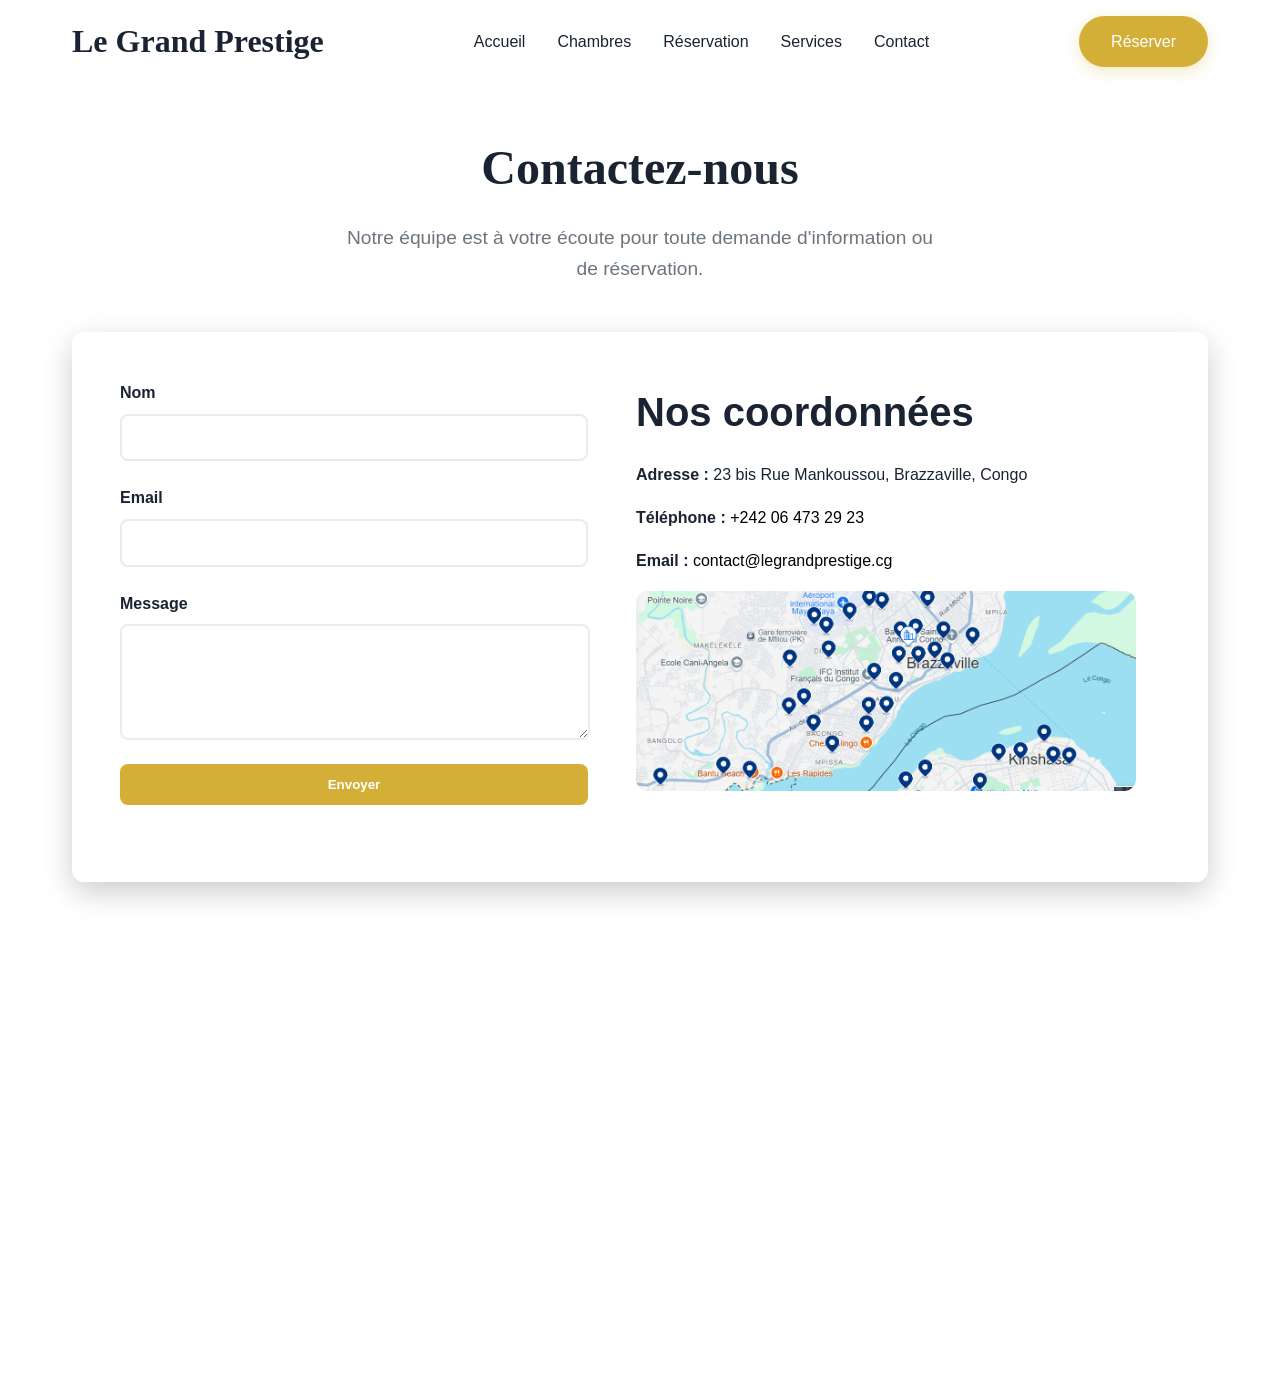
<file: Hotel/contact.html>
<!DOCTYPE html>
<html lang="fr">
  <head>
    <meta charset="UTF-8" />
    <meta name="viewport" content="width=device-width, initial-scale=1.0" />
    <title>Contact - Le Grand Prestige</title>
    <link rel="stylesheet" href="./css/aos.min.css" />
    <link rel="stylesheet" href="./css/splide.min.css" />
    <link rel="stylesheet" href="./css/style.css" />
  </head>
  <body>
    <header id="header" data-aos="fade-down">
      <nav class="nav-container" aria-label="Navigation principale">
        <a href="hotel_website.html" class="logo playfair">Le Grand Prestige</a>
        <ul class="nav-menu">
          <li><a href="index.html">Accueil</a></li>
          <li><a href="chambre.html">Chambres</a></li>
          <li><a href="./reservation.html">Réservation</a></li>
          <li><a href="services.html">Services</a></li>
          <li><a href="contact.html">Contact</a></li>
        </ul>
        <a href="#" class="cta-button">Réserver</a>
        <div class="mobile-menu" aria-label="Menu mobile" tabindex="0">
          <span></span>
          <span></span>
          <span></span>
        </div>
      </nav>
    </header>
    <main role="main">
      <section class="section" id="contact">
        <div class="container">
          <h2
            class="section-title playfair"
            data-aos="fade-up"
            data-aos-delay="100"
          >
            Contactez-nous
          </h2>
          <p class="section-subtitle" data-aos="fade-up" data-aos-delay="300">
            Notre équipe est à votre écoute pour toute demande d'information ou
            de réservation.
          </p>
          <div class="contact-div" data-aos="fade-up" data-aos-delay="400">
            <form
              class="booking-form-contact"
              aria-label="Formulaire de contact"
            >
              <div class="form-group">
                <label for="nom" data-aos="fade-up" data-aos-delay="500"
                  >Nom</label
                >
                <input
                  type="text"
                  id="nom"
                  name="nom"
                  required
                  data-aos="fade-up"
                  data-aos-delay="600"
                />
              </div>
              <div class="form-group">
                <label for="email" data-aos="fade-up" data-aos-delay="700"
                  >Email</label
                >
                <input
                  type="email"
                  id="email"
                  name="email"
                  required
                  data-aos="fade-up"
                  data-aos-delay="800"
                />
              </div>
              <div class="form-group">
                <label for="message" data-aos="fade-up" data-aos-delay="900"
                  >Message</label
                >
                <textarea
                  id="message"
                  name="message"
                  rows="5"
                  required
                  class="contact-area"
                  data-aos="fade-up"
                  data-aos-delay="1000"
                ></textarea>
              </div>
              <button type="submit" class="book-btn" data-aos="fade-up">
                Envoyer
              </button>
            </form>
            <div class="contact-location">
              <h2 data-aos="fade-up" data-aos-delay="500">Nos coordonnées</h2>
              <p data-aos="fade-up" data-aos-delay="600">
                <strong>Adresse :</strong> 23 bis Rue Mankoussou, Brazzaville,
                Congo
              </p>
              <p data-aos="fade-up" data-aos-delay="600">
                <strong>Téléphone :</strong>
                <a class="contact-text" href="tel:+242064732923"
                  >+242 06 473 29 23</a
                >
              </p>
              <p data-aos="fade-up" data-aos-delay="700">
                <strong>Email :</strong>
                <a class="contact-text" href="mailto:contact@legrandprestige.cg"
                  >contact@legrandprestige.cg</a
                >
              </p>
              <img
                data-aos="fade-up"
                data-aos-delay="800"
                src="./img/location.png"
                alt=""
                class="contact-img"
              />
            </div>
          </div>
        </div>
      </section>
    </main>
    <footer id="contact" data-aos="fade-up">
      <div class="container">
        <div class="footer-content">
          <div class="footer-section">
            <h3 class="playfair" data-aos="fade-up" data-aos-delay="100">
              Le Grand Prestige
            </h3>
            <p data-aos="fade-up" data-aos-delay="200">
              L'excellence de l'hôtellerie Congolaise depuis 1895. Découvrez un
              art de vivre unique au cœur de Brazzaville.
            </p>
            <div class="social-links">
              <a
                href="#"
                aria-label="Facebook"
                data-aos="fade-up"
                data-aos-delay="400"
              >
                <!-- Facebook SVG -->
                <svg
                  width="40"
                  height="40"
                  viewBox="0 0 24 24"
                  fill="none"
                  xmlns="http://www.w3.org/2000/svg"
                >
                  <circle cx="12" cy="12" r="12" fill="#d4af37" />
                  <path
                    d="M15.36 8.5H13.5V7.5C13.5 7.22 13.72 7 14 7H15V5H13.5C12.12 5 11 6.12 11 7.5V8.5H9V10.5H11V19H13.5V10.5H15L15.36 8.5Z"
                    fill="white"
                  />
                </svg>
              </a>
              <a
                href="#"
                aria-label="Instagram"
                data-aos="fade-up"
                data-aos-delay="500"
              >
                <!-- Instagram SVG -->
                <svg
                  width="40"
                  height="40"
                  viewBox="0 0 24 24"
                  fill="none"
                  xmlns="http://www.w3.org/2000/svg"
                >
                  <circle cx="12" cy="12" r="12" fill="#d4af37" />
                  <rect
                    x="7"
                    y="7"
                    width="10"
                    height="10"
                    rx="3"
                    fill="white"
                  />
                  <circle cx="12" cy="12" r="2.5" fill="#d4af37" />
                  <circle cx="15.5" cy="8.5" r="0.8" fill="#d4af37" />
                </svg>
              </a>
              <a
                href="#"
                aria-label="Twitter"
                data-aos="fade-up"
                data-aos-delay="600"
              >
                <!-- Twitter SVG -->
                <svg
                  width="40"
                  height="40"
                  viewBox="0 0 24 24"
                  fill="none"
                  xmlns="http://www.w3.org/2000/svg"
                >
                  <circle cx="12" cy="12" r="12" fill="#d4af37" />
                  <path
                    d="M18 9.24c-.42.18-.87.3-1.34.36.48-.29.85-.75 1.02-1.3-.45.27-.95.47-1.48.58a2.25 2.25 0 0 0-3.84 2.05A6.39 6.39 0 0 1 6.5 8.6a2.25 2.25 0 0 0 .7 3c-.39-.01-.76-.12-1.08-.3v.03a2.25 2.25 0 0 0 1.8 2.2c-.18.05-.37.08-.56.08-.14 0-.27-.01-.4-.04a2.25 2.25 0 0 0 2.1 1.56A4.52 4.52 0 0 1 6 16.29c-.29 0-.57-.02-.85-.05A6.37 6.37 0 0 0 9.29 17.5c7.55 0 11.68-6.26 11.68-11.68 0-.18 0-.36-.01-.54.8-.58 1.5-1.3 2.05-2.13Z"
                    fill="white"
                  />
                </svg>
              </a>
              <a
                href="#"
                aria-label="LinkedIn"
                data-aos="fade-up"
                data-aos-delay="700"
              >
                <!-- LinkedIn SVG -->
                <svg
                  width="40"
                  height="40"
                  viewBox="0 0 24 24"
                  fill="none"
                  xmlns="http://www.w3.org/2000/svg"
                >
                  <circle cx="12" cy="12" r="12" fill="#d4af37" />
                  <rect x="7" y="10" width="2" height="7" fill="white" />
                  <rect x="15" y="13" width="2" height="4" fill="white" />
                  <rect x="11" y="13" width="2" height="4" fill="white" />
                  <circle cx="8" cy="8" r="1" fill="white" />
                </svg>
              </a>
            </div>
          </div>
          <div class="footer-section">
            <h3 data-aos="fade-up" data-aos-delay="100">Contact</h3>
            <a href="tel:+242064732923" data-aos="fade-up" data-aos-delay="200"
              ><i class="fas fa-phone"></i> +242 06 473 29 23</a
            >
            <a
              href="mailto:contact@legrandprestige.fr"
              data-aos="fade-up"
              data-aos-delay="300"
              ><i class="fas fa-envelope"></i> contact@legrandprestige.cg</a
            >
            <p data-aos="fade-up" data-aos-delay="400">
              <i class="fas fa-map-marker-alt"></i> 23 bis Rue Mankoussou<br />Brazzaville,
              Congo
            </p>
          </div>
          <div class="footer-section">
            <h3 data-aos="fade-up" data-aos-delay="100">Services</h3>
            <a href="#" data-aos="fade-up" data-aos-delay="200"
              >Restaurant Gastronomique</a
            >
            <a href="#" data-aos="fade-up" data-aos-delay="300"
              >Spa & Bien-être</a
            >
            <a href="#" data-aos="fade-up" data-aos-delay="400">Conciergerie</a>
            <a href="#" data-aos="fade-up" data-aos-delay="500"
              >Centre de Fitness</a
            >
            <a href="#" data-aos="fade-up" data-aos-delay="600"
              >Salles de Réunion</a
            >
          </div>
          <div class="footer-section">
            <h3 data-aos="fade-up" data-aos-delay="100">Informations</h3>
            <a href="#" data-aos="fade-up" data-aos-delay="200"
              >Politique de confidentialité</a
            >
            <a href="#" data-aos="fade-up" data-aos-delay="300"
              >Conditions générales</a
            >
            <a href="#" data-aos="fade-up" data-aos-delay="400"
              >Mentions légales</a
            >
            <a href="#" data-aos="fade-up" data-aos-delay="500">Plan du site</a>
          </div>
        </div>
        <div class="footer-bottom">
          <p>
            &copy; 2024 Le Grand Prestige. Tous droits réservés. | Développé
            avec excellence
          </p>
        </div>
      </div>
    </footer>
    <!-- </main> -->
    <!-- Scripts -->
    <script src="./script/aos.min.js"></script>
    <script src="./script/splide.min.js"></script>
    <script src="./script/main.js"></script>

    <!-- Initialisation de AOS -->
    <script>
      AOS.init();
    </script>
  </body>
</html>
</file>
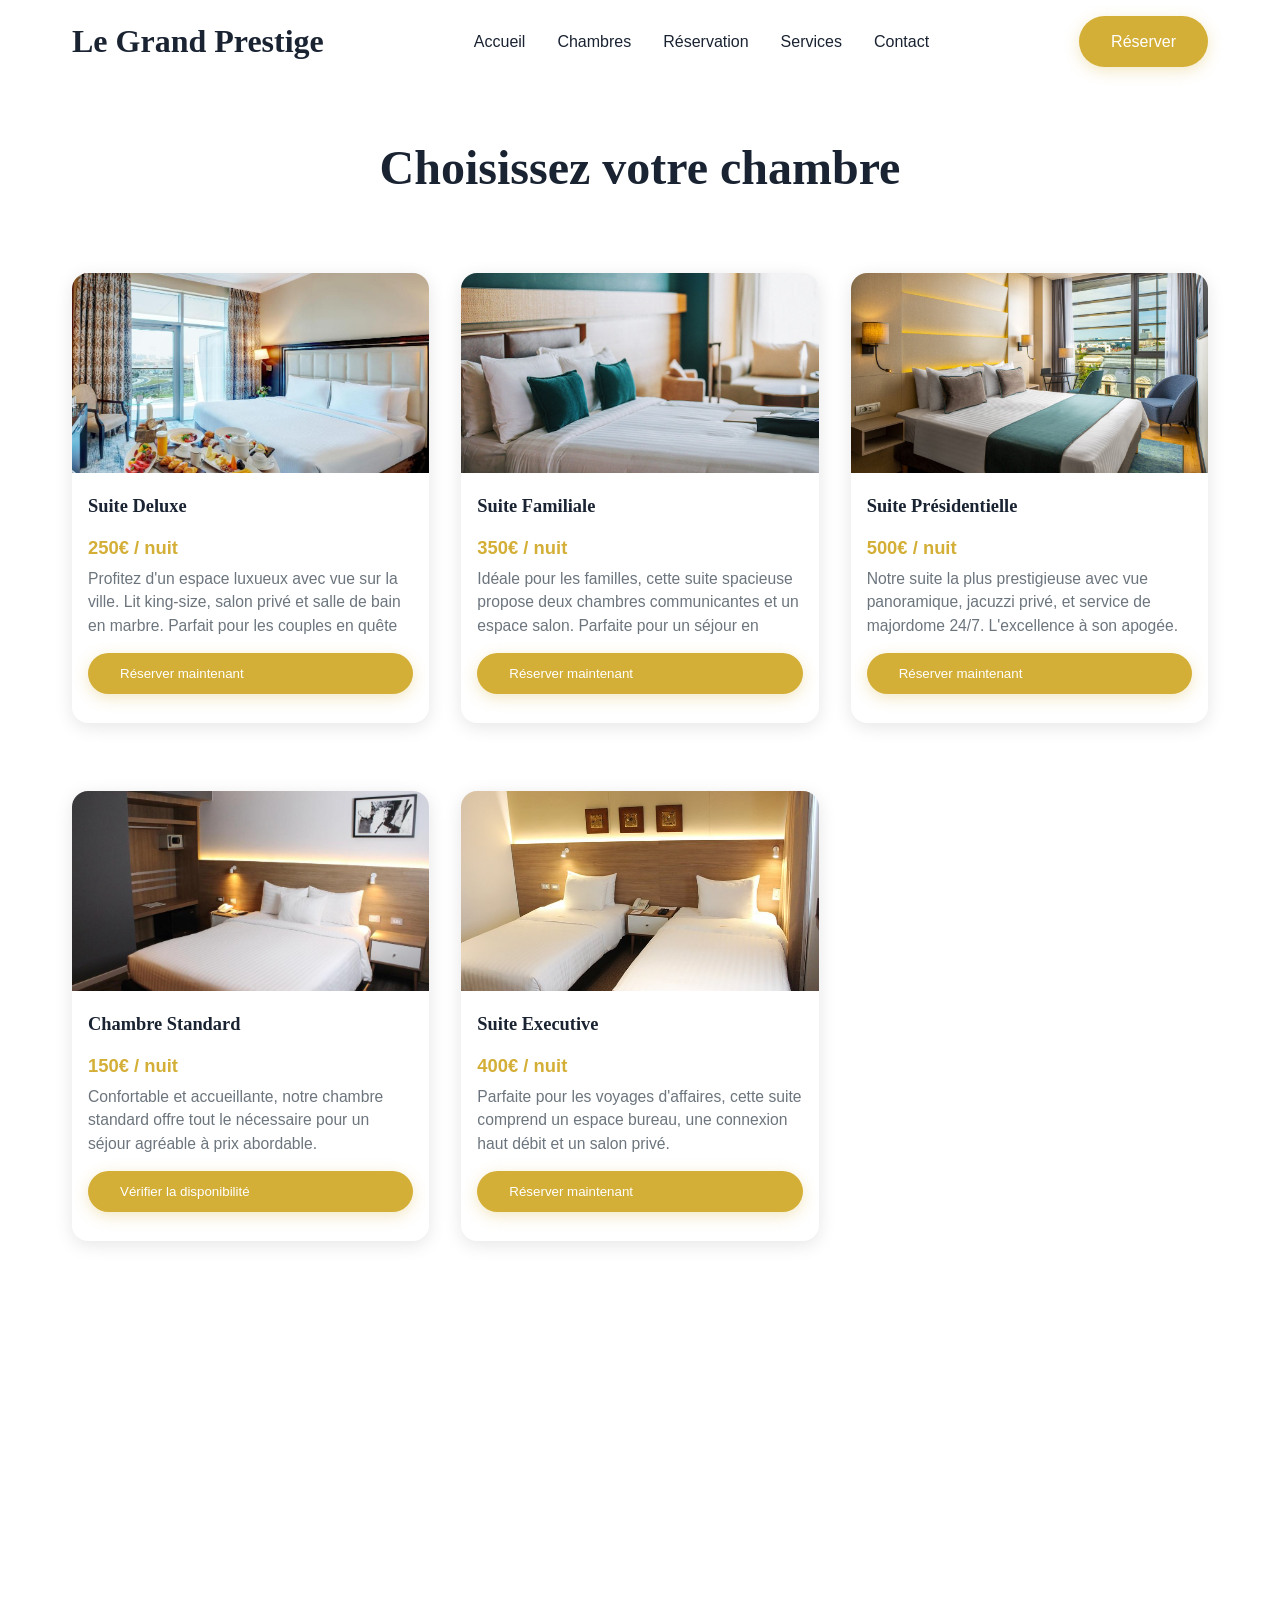
<file: Hotel/reservation.html>
<!DOCTYPE html>
<html lang="fr">
  <head>
    <meta charset="UTF-8" />
    <meta name="viewport" content="width=device-width, initial-scale=1.0" />
    <title>À propos - Le Grand Prestige</title>
    <link rel="stylesheet" href="./css/aos.min.css" />
    <link rel="stylesheet" href="./css/splide.min.css" />
    <link rel="stylesheet" href="./css/style.css" />
  </head>
  <body>
    <header id="header" data-aos="fade-down">
      <nav class="nav-container" aria-label="Navigation principale">
        <a href="hotel_website.html" class="logo playfair">Le Grand Prestige</a>
        <ul class="nav-menu">
          <li><a href="index.html">Accueil</a></li>
          <li><a href="chambre.html">Chambres</a></li>
          <li><a href="./reservation.html">Réservation</a></li>
          <li><a href="services.html">Services</a></li>
          <li><a href="contact.html">Contact</a></li>
        </ul>
        <a href="#" class="cta-button">Réserver</a>
        <div class="mobile-menu" aria-label="Menu mobile" tabindex="0">
          <span></span>
          <span></span>
          <span></span>
        </div>
      </nav>
    </header>
    <main role="main">
      <section class="section" id="chambres-reservation">
        <div class="container">
          <h2 class="section-title playfair">Choisissez votre chambre</h2>
          <div class="card-grid">
            <div class="card-content" data-aos="fade-up">
              <img src="./img/img1.jpg" alt="Chambre Deluxe" class="image" />
              <div class="room-details">
                <h2>Suite Deluxe</h2>
                <div class="room-price">250€ / nuit</div>
                <p>
                  Profitez d'un espace luxueux avec vue sur la ville. Lit
                  king-size, salon privé et salle de bain en marbre. Parfait
                  pour les couples en quête de confort absolu.
                </p>
                <button
                  class="cta-button"
                  onclick="showReservationPopup('Suite Deluxe', true, this)"
                >
                  Réserver maintenant
                </button>
              </div>
            </div>
            <div class="card-content" data-aos="fade-up" data-aos-delay="100">
              <img src="./img/img2.jpg" alt="Chambre Familiale" class="image" />
              <div class="room-details">
                <h2>Suite Familiale</h2>
                <div class="room-price">350€ / nuit</div>
                <p>
                  Idéale pour les familles, cette suite spacieuse propose deux
                  chambres communicantes et un espace salon. Parfaite pour un
                  séjour en famille.
                </p>
                <button
                  class="cta-button"
                  onclick="showReservationPopup('Suite Familiale', true, this)"
                >
                  Réserver maintenant
                </button>
              </div>
            </div>
            <div class="card-content" data-aos="fade-up" data-aos-delay="200">
              <img
                src="./img/img3.jpeg"
                alt="Suite Présidentielle"
                class="image"
              />
              <div class="room-details">
                <h2>Suite Présidentielle</h2>
                <div class="room-price">500€ / nuit</div>
                <p>
                  Notre suite la plus prestigieuse avec vue panoramique, jacuzzi
                  privé, et service de majordome 24/7. L'excellence à son
                  apogée.
                </p>
                <button
                  class="cta-button"
                  onclick="showReservationPopup('Suite Présidentielle', true, this)"
                >
                  Réserver maintenant
                </button>
              </div>
            </div>
            <div class="card-content" data-aos="fade-up" data-aos-delay="300">
              <img src="./img/img4.jpg" alt="Chambre Standard" class="image" />
              <div class="room-details">
                <h2>Chambre Standard</h2>
                <div class="room-price">150€ / nuit</div>
                <p>
                  Confortable et accueillante, notre chambre standard offre tout
                  le nécessaire pour un séjour agréable à prix abordable.
                </p>
                <button
                  class="cta-button"
                  onclick="showReservationPopup('Chambre Standard', false, this)"
                >
                  Vérifier la disponibilité
                </button>
              </div>
            </div>
            <div class="card-content" data-aos="fade-up" data-aos-delay="400">
              <img src="./img/img6.jpg" alt="Suite Executive" class="image" />
              <div class="room-details">
                <h2>Suite Executive</h2>
                <div class="room-price">400€ / nuit</div>
                <p>
                  Parfaite pour les voyages d'affaires, cette suite comprend un
                  espace bureau, une connexion haut débit et un salon privé.
                </p>
                <button
                  class="cta-button"
                  onclick="showReservationPopup('Suite Executive', true, this)"
                >
                  Réserver maintenant
                </button>
              </div>
            </div>
          </div>
        </div>
        <!-- Pop-up réservation -->
        <div
          id="reservation-popup"
          style="
            display: none;
            position: fixed;
            top: 0;
            left: 0;
            width: 100vw;
            height: 100vh;
            background: rgba(30, 30, 30, 0.45);
            z-index: 9999;
            align-items: center;
            justify-content: center;
          "
        >
          <div
            style="
              background: white;
              border-radius: 16px;
              max-width: 400px;
              width: 90vw;
              margin: auto;
              padding: 2rem;
              box-shadow: 0 8px 32px rgba(0, 0, 0, 0.18);
              position: relative;
            "
          >
            <button
              onclick="closeReservationPopup()"
              style="
                position: absolute;
                top: 10px;
                right: 16px;
                background: none;
                border: none;
                font-size: 1.5rem;
                color: #c0392b;
                cursor: pointer;
              "
            >
              &times;
            </button>
            <h3 id="popup-room-title" style="margin-bottom: 1rem"></h3>
            <form id="popup-reservation-form">
              <div class="form-group">
                <label for="popup-checkin">Date d'arrivée</label>
                <input type="date" id="popup-checkin" name="checkin" required />
              </div>
              <div class="form-group">
                <label for="popup-checkout">Date de départ</label>
                <input
                  type="date"
                  id="popup-checkout"
                  name="checkout"
                  required
                />
              </div>
              <div class="form-group">
                <label for="popup-guests">Nombre d'invités</label>
                <select id="popup-guests" name="guests" required>
                  <option value="1">1 personne</option>
                  <option value="2">2 personnes</option>
                  <option value="3">3 personnes</option>
                  <option value="4">4 personnes</option>
                </select>
              </div>
              <button type="submit" class="book-btn">Réserver</button>
            </form>
            <div
              id="popup-message"
              style="margin-top: 18px; text-align: center; font-weight: bold"
            ></div>
          </div>
        </div>
      </section>
    </main>
    <footer id="contact" data-aos="fade-up">
      <div class="container">
        <div class="footer-content">
          <div class="footer-section">
            <h3 class="playfair" data-aos="fade-up" data-aos-delay="100">
              Le Grand Prestige
            </h3>
            <p data-aos="fade-up" data-aos-delay="200">
              L'excellence de l'hôtellerie Congolaise depuis 1895. Découvrez un
              art de vivre unique au cœur de Brazzaville.
            </p>
            <div class="social-links">
              <a
                href="#"
                aria-label="Facebook"
                data-aos="fade-up"
                data-aos-delay="400"
              >
                <!-- Facebook SVG -->
                <svg
                  width="40"
                  height="40"
                  viewBox="0 0 24 24"
                  fill="none"
                  xmlns="http://www.w3.org/2000/svg"
                >
                  <circle cx="12" cy="12" r="12" fill="#d4af37" />
                  <path
                    d="M15.36 8.5H13.5V7.5C13.5 7.22 13.72 7 14 7H15V5H13.5C12.12 5 11 6.12 11 7.5V8.5H9V10.5H11V19H13.5V10.5H15L15.36 8.5Z"
                    fill="white"
                  />
                </svg>
              </a>
              <a
                href="#"
                aria-label="Instagram"
                data-aos="fade-up"
                data-aos-delay="500"
              >
                <!-- Instagram SVG -->
                <svg
                  width="40"
                  height="40"
                  viewBox="0 0 24 24"
                  fill="none"
                  xmlns="http://www.w3.org/2000/svg"
                >
                  <circle cx="12" cy="12" r="12" fill="#d4af37" />
                  <rect
                    x="7"
                    y="7"
                    width="10"
                    height="10"
                    rx="3"
                    fill="white"
                  />
                  <circle cx="12" cy="12" r="2.5" fill="#d4af37" />
                  <circle cx="15.5" cy="8.5" r="0.8" fill="#d4af37" />
                </svg>
              </a>
              <a
                href="#"
                aria-label="Twitter"
                data-aos="fade-up"
                data-aos-delay="600"
              >
                <!-- Twitter SVG -->
                <svg
                  width="40"
                  height="40"
                  viewBox="0 0 24 24"
                  fill="none"
                  xmlns="http://www.w3.org/2000/svg"
                >
                  <circle cx="12" cy="12" r="12" fill="#d4af37" />
                  <path
                    d="M18 9.24c-.42.18-.87.3-1.34.36.48-.29.85-.75 1.02-1.3-.45.27-.95.47-1.48.58a2.25 2.25 0 0 0-3.84 2.05A6.39 6.39 0 0 1 6.5 8.6a2.25 2.25 0 0 0 .7 3c-.39-.01-.76-.12-1.08-.3v.03a2.25 2.25 0 0 0 1.8 2.2c-.18.05-.37.08-.56.08-.14 0-.27-.01-.4-.04a2.25 2.25 0 0 0 2.1 1.56A4.52 4.52 0 0 1 6 16.29c-.29 0-.57-.02-.85-.05A6.37 6.37 0 0 0 9.29 17.5c7.55 0 11.68-6.26 11.68-11.68 0-.18 0-.36-.01-.54.8-.58 1.5-1.3 2.05-2.13Z"
                    fill="white"
                  />
                </svg>
              </a>
              <a
                href="#"
                aria-label="LinkedIn"
                data-aos="fade-up"
                data-aos-delay="700"
              >
                <!-- LinkedIn SVG -->
                <svg
                  width="40"
                  height="40"
                  viewBox="0 0 24 24"
                  fill="none"
                  xmlns="http://www.w3.org/2000/svg"
                >
                  <circle cx="12" cy="12" r="12" fill="#d4af37" />
                  <rect x="7" y="10" width="2" height="7" fill="white" />
                  <rect x="15" y="13" width="2" height="4" fill="white" />
                  <rect x="11" y="13" width="2" height="4" fill="white" />
                  <circle cx="8" cy="8" r="1" fill="white" />
                </svg>
              </a>
            </div>
          </div>
          <div class="footer-section">
            <h3 data-aos="fade-up" data-aos-delay="100">Contact</h3>
            <a href="tel:+242064732923" data-aos="fade-up" data-aos-delay="200"
              ><i class="fas fa-phone"></i> +242 06 473 29 23</a
            >
            <a
              href="mailto:contact@legrandprestige.fr"
              data-aos="fade-up"
              data-aos-delay="300"
              ><i class="fas fa-envelope"></i> contact@legrandprestige.cg</a
            >
            <p data-aos="fade-up" data-aos-delay="400">
              <i class="fas fa-map-marker-alt"></i> 23 bis Rue Mankoussou<br />Brazzaville,
              Congo
            </p>
          </div>
          <div class="footer-section">
            <h3 data-aos="fade-up" data-aos-delay="100">Services</h3>
            <a href="#" data-aos="fade-up" data-aos-delay="200"
              >Restaurant Gastronomique</a
            >
            <a href="#" data-aos="fade-up" data-aos-delay="300"
              >Spa & Bien-être</a
            >
            <a href="#" data-aos="fade-up" data-aos-delay="400">Conciergerie</a>
            <a href="#" data-aos="fade-up" data-aos-delay="500"
              >Centre de Fitness</a
            >
            <a href="#" data-aos="fade-up" data-aos-delay="600"
              >Salles de Réunion</a
            >
          </div>
          <div class="footer-section">
            <h3 data-aos="fade-up" data-aos-delay="100">Informations</h3>
            <a href="#" data-aos="fade-up" data-aos-delay="200"
              >Politique de confidentialité</a
            >
            <a href="#" data-aos="fade-up" data-aos-delay="300"
              >Conditions générales</a
            >
            <a href="#" data-aos="fade-up" data-aos-delay="400"
              >Mentions légales</a
            >
            <a href="#" data-aos="fade-up" data-aos-delay="500">Plan du site</a>
          </div>
        </div>
        <div class="footer-bottom">
          <p>
            &copy; 2024 Le Grand Prestige. Tous droits réservés. | Développé
            avec excellence
          </p>
        </div>
      </div>
    </footer>
    <!-- </main> -->
    <!-- Scripts -->
    <script src="./script/aos.min.js"></script>
    <script src="./script/splide.min.js"></script>
    <script src="./script/main.js"></script>
    <script>
      AOS.init();
      let currentRoom = "";
      function showReservationPopup(room, disponible, btn) {
        if (!disponible) {
          btn.style.background = "#c0392b";
          btn.style.color = "#fff";
          let msg = btn.parentElement.querySelector(".reservation-message");
          if (msg) msg.remove();
          msg = document.createElement("div");
          msg.className = "reservation-message";
          msg.style.marginTop = "8px";
          msg.style.fontWeight = "bold";
          msg.style.fontSize = "1rem";
          msg.textContent = "La chambre est actuellement indisponible.";
          msg.style.color = "#c0392b";
          btn.parentElement.appendChild(msg);
          setTimeout(() => {
            btn.style.background = "";
            btn.style.color = "";
            msg.remove();
          }, 2000);
          return;
        }
        currentRoom = room;
        document.getElementById("popup-room-title").textContent = room;
        document.getElementById("reservation-popup").style.display = "flex";
        document.getElementById("popup-message").textContent = "";
        document.getElementById("popup-reservation-form").reset();
      }
      function closeReservationPopup() {
        document.getElementById("reservation-popup").style.display = "none";
      }
      document
        .getElementById("popup-reservation-form")
        .addEventListener("submit", function (e) {
          e.preventDefault();
          // Ici, on considère que la chambre est toujours disponible
          const msg = document.getElementById("popup-message");
          msg.textContent = "Chambre réservée avec succès !";
          msg.style.color = "#179c3a";
          setTimeout(() => {
            closeReservationPopup();
            window.location.href = "hotel_website.html";
          }, 1800);
        });
    </script>
  </body>
</html>
</file>
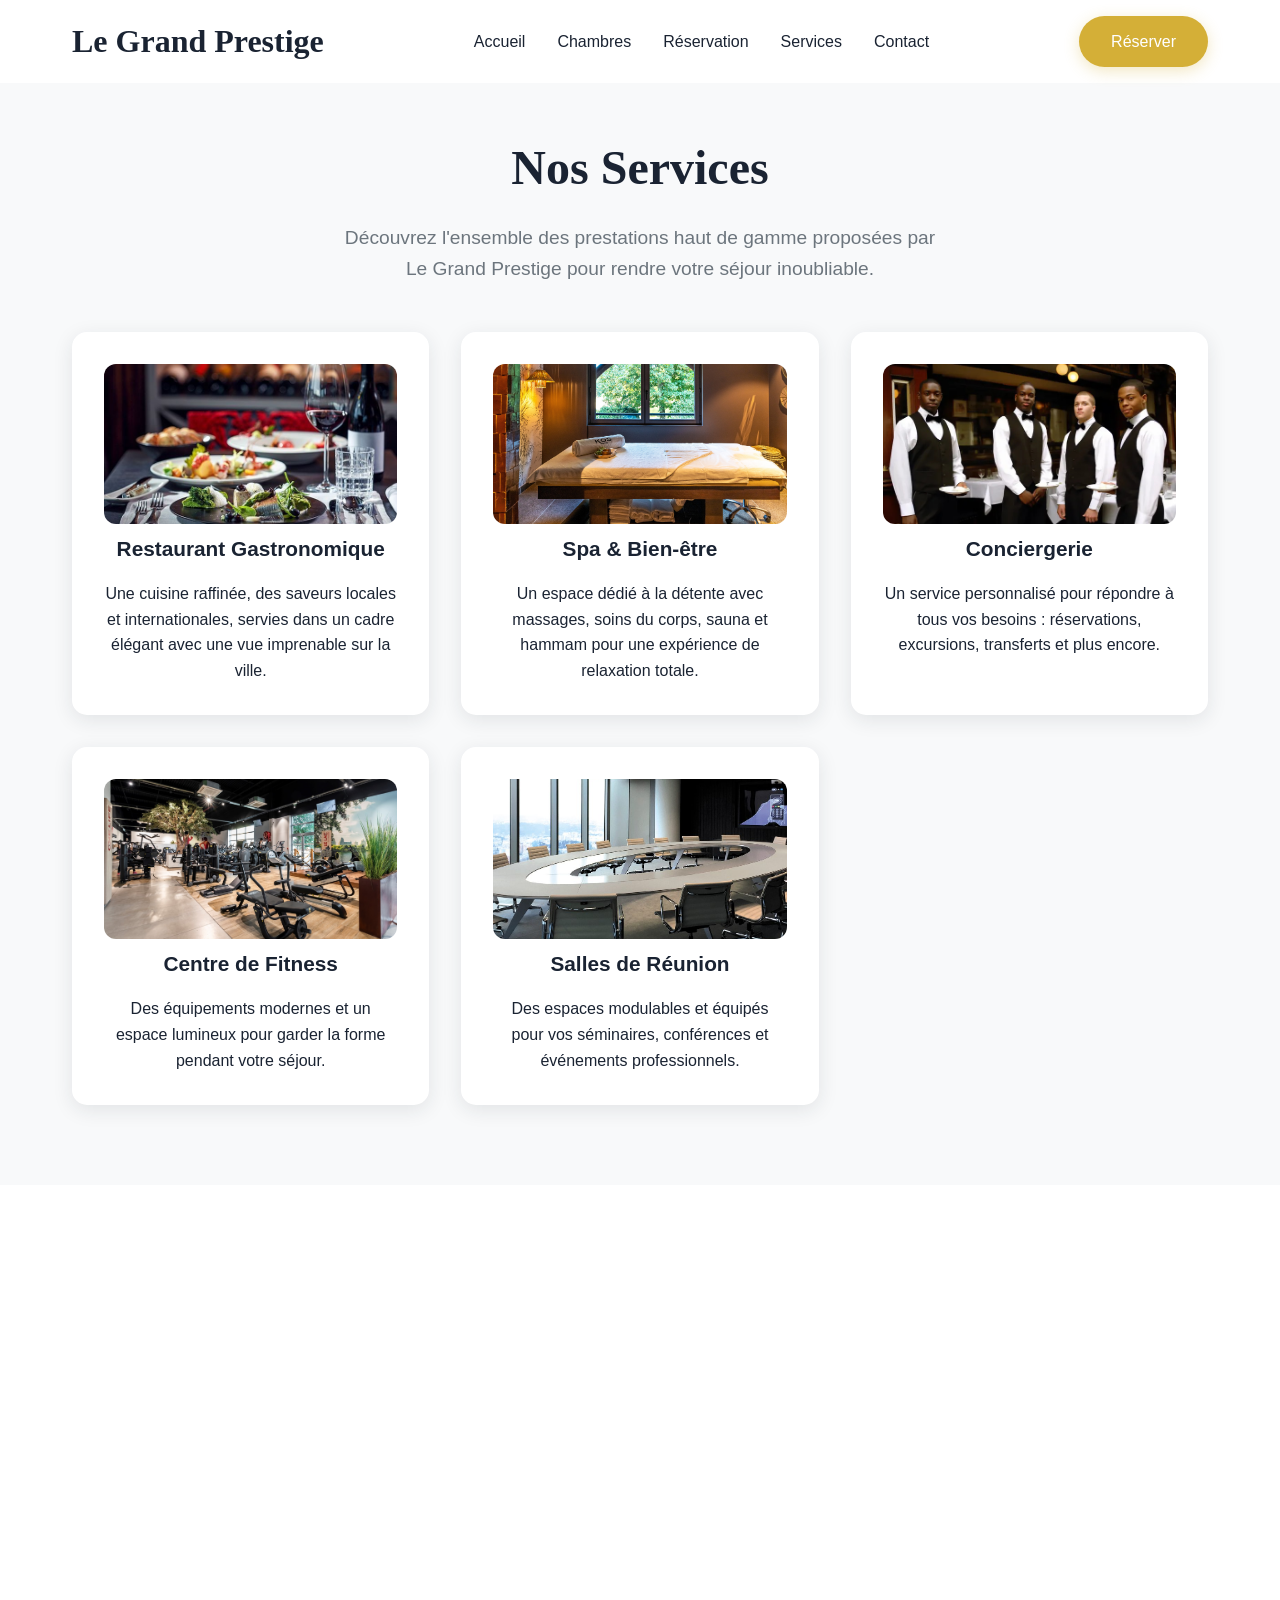
<file: Hotel/services.html>
<!DOCTYPE html>
<html lang="fr">
  <head>
    <meta charset="UTF-8" />
    <meta name="viewport" content="width=device-width, initial-scale=1.0" />
    <title>Services - Le Grand Prestige</title>
    <link rel="stylesheet" href="./css/aos.min.css" />
    <link rel="stylesheet" href="./css/splide.min.css" />
    <link rel="stylesheet" href="./css/style.css" />
  </head>
  <body>
    <header id="header" data-aos="fade-down">
      <nav class="nav-container" aria-label="Navigation principale">
        <a href="hotel_website.html" class="logo playfair">Le Grand Prestige</a>
        <ul class="nav-menu">
          <li><a href="index.html">Accueil</a></li>
          <li><a href="chambre.html">Chambres</a></li>
          <li><a href="./reservation.html">Réservation</a></li>
          <li><a href="services.html">Services</a></li>
          <li><a href="contact.html">Contact</a></li>
        </ul>
        <a href="#" class="cta-button">Réserver</a>
        <div class="mobile-menu" aria-label="Menu mobile" tabindex="0">
          <span></span>
          <span></span>
          <span></span>
        </div>
      </nav>
    </header>
    <main role="main">
      <section class="section services" id="services">
        <div class="container">
          <h2 class="section-title playfair">Nos Services</h2>
          <p class="section-subtitle">
            Découvrez l'ensemble des prestations haut de gamme proposées par Le
            Grand Prestige pour rendre votre séjour inoubliable.
          </p>
          <div class="services-grid">
            <div class="service-card" data-aos="fade-up">
              <div class="service-icon">
                <img src="./img/resto.jpg" class="service-img" alt="" />
              </div>
              <div class="service-title">Restaurant Gastronomique</div>
              <p>
                Une cuisine raffinée, des saveurs locales et internationales,
                servies dans un cadre élégant avec une vue imprenable sur la
                ville.
              </p>
            </div>
            <div class="service-card" data-aos="fade-up" data-aos-delay="100">
              <div class="service-icon">
                <img src="./img/spa3.jpg" class="service-img" alt="" />
              </div>
              <div class="service-title">Spa & Bien-être</div>
              <p>
                Un espace dédié à la détente avec massages, soins du corps,
                sauna et hammam pour une expérience de relaxation totale.
              </p>
            </div>
            <div class="service-card" data-aos="fade-up" data-aos-delay="200">
              <div class="service-icon">
                <img src="./img/cons1.jpg" class="service-img" alt="" />
              </div>
              <div class="service-title">Conciergerie</div>
              <p>
                Un service personnalisé pour répondre à tous vos besoins :
                réservations, excursions, transferts et plus encore.
              </p>
            </div>
            <div class="service-card" data-aos="fade-up" data-aos-delay="300">
              <div class="service-icon">
                <img src="./img/fit2.jpg" class="service-img" alt="" />
              </div>
              <div class="service-title">Centre de Fitness</div>
              <p>
                Des équipements modernes et un espace lumineux pour garder la
                forme pendant votre séjour.
              </p>
            </div>
            <div class="service-card" data-aos="fade-up" data-aos-delay="400">
              <div class="service-icon">
                <img src="./img/sal1.jpg" class="service-img" alt="" />
              </div>
              <div class="service-title">Salles de Réunion</div>
              <p>
                Des espaces modulables et équipés pour vos séminaires,
                conférences et événements professionnels.
              </p>
            </div>
          </div>
        </div>
      </section>
    </main>
    <footer id="contact" data-aos="fade-up">
        <div class="container">
          <div class="footer-content">
            <div class="footer-section">
              <h3 class="playfair" data-aos="fade-up" data-aos-delay="100">
                Le Grand Prestige
              </h3>
              <p data-aos="fade-up" data-aos-delay="200">
                L'excellence de l'hôtellerie Congolaise depuis 1895. Découvrez
                un art de vivre unique au cœur de Brazzaville.
              </p>
              <div class="social-links">
                <a
                  href="#"
                  aria-label="Facebook"
                  data-aos="fade-up"
                  data-aos-delay="400"
                >
                  <!-- Facebook SVG -->
                  <svg
                    width="40"
                    height="40"
                    viewBox="0 0 24 24"
                    fill="none"
                    xmlns="http://www.w3.org/2000/svg"
                  >
                    <circle cx="12" cy="12" r="12" fill="#d4af37" />
                    <path
                      d="M15.36 8.5H13.5V7.5C13.5 7.22 13.72 7 14 7H15V5H13.5C12.12 5 11 6.12 11 7.5V8.5H9V10.5H11V19H13.5V10.5H15L15.36 8.5Z"
                      fill="white"
                    />
                  </svg>
                </a>
                <a
                  href="#"
                  aria-label="Instagram"
                  data-aos="fade-up"
                  data-aos-delay="500"
                >
                  <!-- Instagram SVG -->
                  <svg
                    width="40"
                    height="40"
                    viewBox="0 0 24 24"
                    fill="none"
                    xmlns="http://www.w3.org/2000/svg"
                  >
                    <circle cx="12" cy="12" r="12" fill="#d4af37" />
                    <rect
                      x="7"
                      y="7"
                      width="10"
                      height="10"
                      rx="3"
                      fill="white"
                    />
                    <circle cx="12" cy="12" r="2.5" fill="#d4af37" />
                    <circle cx="15.5" cy="8.5" r="0.8" fill="#d4af37" />
                  </svg>
                </a>
                <a
                  href="#"
                  aria-label="Twitter"
                  data-aos="fade-up"
                  data-aos-delay="600"
                >
                  <!-- Twitter SVG -->
                  <svg
                    width="40"
                    height="40"
                    viewBox="0 0 24 24"
                    fill="none"
                    xmlns="http://www.w3.org/2000/svg"
                  >
                    <circle cx="12" cy="12" r="12" fill="#d4af37" />
                    <path
                      d="M18 9.24c-.42.18-.87.3-1.34.36.48-.29.85-.75 1.02-1.3-.45.27-.95.47-1.48.58a2.25 2.25 0 0 0-3.84 2.05A6.39 6.39 0 0 1 6.5 8.6a2.25 2.25 0 0 0 .7 3c-.39-.01-.76-.12-1.08-.3v.03a2.25 2.25 0 0 0 1.8 2.2c-.18.05-.37.08-.56.08-.14 0-.27-.01-.4-.04a2.25 2.25 0 0 0 2.1 1.56A4.52 4.52 0 0 1 6 16.29c-.29 0-.57-.02-.85-.05A6.37 6.37 0 0 0 9.29 17.5c7.55 0 11.68-6.26 11.68-11.68 0-.18 0-.36-.01-.54.8-.58 1.5-1.3 2.05-2.13Z"
                      fill="white"
                    />
                  </svg>
                </a>
                <a
                  href="#"
                  aria-label="LinkedIn"
                  data-aos="fade-up"
                  data-aos-delay="700"
                >
                  <!-- LinkedIn SVG -->
                  <svg
                    width="40"
                    height="40"
                    viewBox="0 0 24 24"
                    fill="none"
                    xmlns="http://www.w3.org/2000/svg"
                  >
                    <circle cx="12" cy="12" r="12" fill="#d4af37" />
                    <rect x="7" y="10" width="2" height="7" fill="white" />
                    <rect x="15" y="13" width="2" height="4" fill="white" />
                    <rect x="11" y="13" width="2" height="4" fill="white" />
                    <circle cx="8" cy="8" r="1" fill="white" />
                  </svg>
                </a>
              </div>
            </div>
            <div class="footer-section">
              <h3 data-aos="fade-up" data-aos-delay="100">Contact</h3>
              <a
                href="tel:+242064732923"
                data-aos="fade-up"
                data-aos-delay="200"
                ><i class="fas fa-phone"></i> +242 06 473 29 23</a
              >
              <a
                href="mailto:contact@legrandprestige.fr"
                data-aos="fade-up"
                data-aos-delay="300"
                ><i class="fas fa-envelope"></i> contact@legrandprestige.cg</a
              >
              <p data-aos="fade-up" data-aos-delay="400">
                <i class="fas fa-map-marker-alt"></i> 23 bis Rue Mankoussou<br />Brazzaville,
                Congo
              </p>
            </div>
            <div class="footer-section">
              <h3 data-aos="fade-up" data-aos-delay="100">Services</h3>
              <a href="#" data-aos="fade-up" data-aos-delay="200"
                >Restaurant Gastronomique</a
              >
              <a href="#" data-aos="fade-up" data-aos-delay="300"
                >Spa & Bien-être</a
              >
              <a href="#" data-aos="fade-up" data-aos-delay="400"
                >Conciergerie</a
              >
              <a href="#" data-aos="fade-up" data-aos-delay="500"
                >Centre de Fitness</a
              >
              <a href="#" data-aos="fade-up" data-aos-delay="600"
                >Salles de Réunion</a
              >
            </div>
            <div class="footer-section">
              <h3 data-aos="fade-up" data-aos-delay="100">Informations</h3>
              <a href="#" data-aos="fade-up" data-aos-delay="200"
                >Politique de confidentialité</a
              >
              <a href="#" data-aos="fade-up" data-aos-delay="300"
                >Conditions générales</a
              >
              <a href="#" data-aos="fade-up" data-aos-delay="400"
                >Mentions légales</a
              >
              <a href="#" data-aos="fade-up" data-aos-delay="500"
                >Plan du site</a
              >
            </div>
          </div>
          <div class="footer-bottom">
            <p>
              &copy; 2024 Le Grand Prestige. Tous droits réservés. | Développé
              avec excellence
            </p>
          </div>
        </div>
      </footer>
    </main>
    <!-- Scripts -->
    <script src="./script/aos.min.js"></script>
    <script src="./script/splide.min.js"></script>
    <script src="./script/main.js"></script>

    <!-- Initialisation de AOS -->
    <script>
      AOS.init();
    </script>
  </body>
</html>
</file>
<file: Hotel/css/style.css>
:root {
  --primary-white: #ffffff;
  --navy-blue: #1a2332;
  --gold: #d4af37;
  --light-gray: #f8f9fa;
  --text-gray: #6c757d;
  --shadow: rgba(26, 35, 50, 0.1);
}

* {
  margin: 0;
  padding: 0;
  box-sizing: border-box;
  scroll-behavior: smooth;
}

body {
  font-family: "Inter", sans-serif;
  line-height: 1.6;
  color: var(--navy-blue);
  background-color: var(--primary-white);
  overflow-x: hidden;
}

.playfair {
  font-family: "Playfair Display", serif;
}

/* Header */
header {
  position: fixed;
  top: 0;
  width: 100%;
  background: rgba(255, 255, 255, 0.95);
  backdrop-filter: blur(15px);
  z-index: 1000;
  padding: 1rem 0;
  transition: all 0.3s ease;
}

.header-scrolled {
  background: rgba(255, 255, 255, 0.98);
  box-shadow: 0 0 9px black;
}

.nav-container {
  max-width: 1200px;
  margin: 0 auto;
  display: flex;
  justify-content: space-between;
  align-items: center;
  padding: 0 2rem;
}

.logo {
  font-size: 2rem;
  font-weight: 700;
  color: var(--navy-blue);
  text-decoration: none;
}

.nav-menu {
  display: flex;
  list-style: none;
  gap: 2rem;
}

.nav-menu a {
  text-decoration: none;
  color: var(--navy-blue);
  font-weight: 500;
  transition: color 0.3s ease;
}

.nav-menu a:hover {
  color: var(--gold);
}

.cta-button {
  background: var(--gold);
  color: var(--primary-white);
  padding: 0.8rem 2rem;
  text-decoration: none;
  border-radius: 50px;
  transition: all 0.3s ease;
  box-shadow: 0 4px 15px rgba(212, 175, 55, 0.3);
  outline: none;
  border: none;
  display: flex;
  justify-content: baseline;
  align-items: center;
}

.main-image {
  height: 400px;
  width: 530px;
  object-fit: cover;
  object-position: center;
  border-radius: 15px;
}

.cta-button:hover {
  background: #b8941f;
  transform: translateY(-2px);
  box-shadow: 0 6px 20px rgba(212, 175, 55, 0.4);
}
.text-space {
  display: flex;
  flex-direction: column;
  gap: 1rem;
}

.mobile-menu {
  display: none;
  flex-direction: column;
  cursor: pointer;
}

.mobile-menu span {
  width: 25px;
  height: 3px;
  background: var(--navy-blue);
  margin: 3px 0;
  transition: 0.3s;
}

/* Hero Section */
.hero {
  height: 100vh;
  background: url("fit2.jpg");
  background-size: cover;
  background-position: center;
  display: flex;
  align-items: center;
  justify-content: center;
  text-align: center;
  color: var(--primary-white);
  position: relative;
}

.hero-content {
  max-width: 800px;
  padding: 0.5rem;
  transform: translateY(50px);
  backdrop-filter: blur(10px);
  filter: brightness(-102px);
  border-radius: 15px;
}

.hero h1 {
  font-size: 4rem;
  margin-bottom: 1rem;
  font-weight: 700;
  color: #ffffff;
}

.splide__slide {
  padding: 3rem;
  background-color: #f5f5f5;
  border-radius: 10px;
}

#carousel-image {
  border-radius: 24px;
}

.carousel-items {
  padding: 2.5rem;
  display: flex;
  gap: 24px;
}
.carousel-list {
  display: flex;
  gap: 10px;
  padding: 12px;
}

.discover-room {
  display: flex;
  justify-content: center;
  justify-items: center;
  margin-top: 24px;
  /* margin-bottom: 24px; */
}

.hero p {
  font-size: 1.3rem;
  margin-bottom: 2rem;
}

#carousel-image {
  object-fit: fill;
  object-position: center;
  height: 400px;
  width: 50%;
}

.booking-form {
  background: rgba(255, 255, 255, 0.95);
  /* backdrop-filter: blur(12px); */
  color: white;
  padding: 2rem;
  border-radius: 15px;
  backdrop-filter: blur(10px);
  box-shadow: 0 10px 30px rgba(0, 0, 0, 0.2);
  display: grid;
  grid-template-columns: repeat(auto-fit, minmax(200px, 1fr));
  gap: 1rem;
  margin-top: 2rem;
}

.form-group {
  display: flex;
  flex-direction: column;
}

.form-group label {
  color: var(--navy-blue);
  font-weight: 600;
  margin-bottom: 0.5rem;
}

.form-group input,
.form-group select {
  padding: 0.8rem;
  border: 2px solid #e9ecef;
  border-radius: 8px;
  font-size: 1rem;
  transition: border-color 0.3s ease;
}

.form-group input:focus,
.form-group select:focus {
  outline: none;
  border-color: var(--gold);
}

.book-btn {
  background: var(--gold);
  color: var(--primary-white);
  padding: 0.8rem 2rem;
  border: none;
  border-radius: 8px;
  font-weight: 600;
  cursor: pointer;
  transition: all 0.3s ease;
  grid-column: span 2;
}

.book-btn:hover {
  background: #b8941f;
  transform: translateY(-2px);
}

/* Sections générales */
.section {
  padding: 5rem 0;
  transform: translateY(50px);
  transition: all 0.8s ease;
}

.container {
  max-width: 1200px;
  margin: 0 auto;
  padding: 0 2rem;
}

.section-title {
  text-align: center;
  font-size: 3rem;
  margin-bottom: 1rem;
  color: var(--navy-blue);
  font-weight: 700;
}

.section-subtitle {
  text-align: center;
  font-size: 1.2rem;
  color: var(--text-gray);
  margin-bottom: 3rem;
  max-width: 600px;
  margin-left: auto;
  margin-right: auto;
}

/* Chambres */
.rooms {
  background: var(--light-gray);
}

.room-card {
  background: var(--primary-white);
  border-radius: 15px;
  overflow: hidden;
  box-shadow: 0 10px 30px var(--shadow);
  transition: transform 0.3s ease;
  margin: 1rem;
}

.room-card:hover {
  transform: translateY(-10px);
}

.room-image {
  width: 100%;
  height: 250px;
  background: linear-gradient(135deg, var(--navy-blue), var(--gold));
  display: flex;
  align-items: center;
  justify-content: center;
  color: var(--primary-white);
  font-size: 1.2rem;
}

.room-content {
  padding: 2rem;
}

.room-title {
  font-size: 1.5rem;
  margin-bottom: 1rem;
  color: var(--navy-blue);
  font-weight: 600;
}

.room-description {
  color: var(--text-gray);
  margin-bottom: 1.5rem;
}

.room-price {
  font-size: 1.8rem;
  font-weight: 700;
  color: var(--gold);
  margin-bottom: 1rem;
}

/* À propos */
.about {
  display: grid;
  grid-template-columns: 1fr 1fr;
  gap: 4rem;
  align-items: center;
}

.about-content h2 {
  font-size: 2.5rem;
  margin-bottom: 2rem;
  color: var(--navy-blue);
  font-weight: 700;
}

.about-content p {
  font-size: 1.1rem;
  color: var(--text-gray);
  margin-bottom: 1.5rem;
}

.about-image {
  width: 100%;
  height: 400px;
  background: linear-gradient(135deg, var(--navy-blue), var(--gold));
  border-radius: 15px;
  display: flex;
  align-items: center;
  justify-content: center;
  color: var(--primary-white);
  font-size: 1.2rem;
}

/* Services */
.services {
  background: var(--light-gray);
}

.services-grid {
  display: grid;
  grid-template-columns: repeat(auto-fit, minmax(300px, 1fr));
  gap: 2rem;
  margin-top: 3rem;
}

.service-card {
  background: var(--primary-white);
  padding: 2rem;
  border-radius: 15px;
  text-align: center;
  box-shadow: 0 5px 20px var(--shadow);
  transition: transform 0.3s ease;
}

.service-card:hover {
  transform: translateY(-5px);
}

.service-img {
  height: 160px;
  width: 100%;
  border-radius: 12px;
  object-fit: cover;
  object-position: center;
}

.service-title {
  font-size: 1.3rem;
  margin-bottom: 1rem;
  color: var(--navy-blue);
  font-weight: 600;
}

/* Témoignages */
.testimonial-card {
  background: var(--primary-white);
  padding: 2rem;
  border-radius: 15px;
  box-shadow: 0 10px 30px var(--shadow);
  text-align: center;
  margin: 1rem;
}

.testimonial-text {
  font-style: italic;
  font-size: 1.1rem;
  color: var(--text-gray);
  margin-bottom: 1.5rem;
}

.testimonial-author {
  font-weight: 600;
  color: var(--navy-blue);
}

.testimonial-rating {
  color: var(--gold);
  margin-bottom: 1rem;
}

/* Carte */
.map-container {
  height: 400px;
  background: var(--light-gray);
  border-radius: 15px;
  display: flex;
  align-items: center;
  justify-content: center;
  color: var(--text-gray);
  font-size: 1.2rem;
}

/* Footer */
footer {
  background: var(--navy-blue);
  color: var(--primary-white);
  padding: 3rem 0 1rem;
}

.footer-content {
  display: grid;
  grid-template-columns: repeat(auto-fit, minmax(250px, 1fr));
  gap: 2rem;
  margin-bottom: 2rem;
}

.footer-section h3 {
  margin-bottom: 1rem;
  color: var(--gold);
}

.footer-section p,
.footer-section a {
  color: var(--primary-white);
  text-decoration: none;
  margin-bottom: 0.5rem;
  display: block;
}

.footer-section a:hover {
  color: var(--gold);
}

.social-links {
  display: flex;
  gap: 1rem;
}

.info-person {
  display: flex;
  justify-content: baseline;
  align-items: center;
  gap: 10px;
}

.social-links a {
  display: inline-block;
  width: 40px;
  height: 40px;
  color: var(--primary-white);
  text-align: center;
  line-height: 40px;
  border-radius: 50%;
  transition: all 0.3s ease;
}

.social-links a:hover {
  transform: translateY(-2px);
}

.footer-bottom {
  text-align: center;
  padding-top: 2rem;
  border-top: 1px solid rgba(255, 255, 255, 0.1);
  color: var(--text-gray);
}

/* Responsive */
@media (max-width: 768px) {
  .nav-menu {
    display: none;
  }

  .mobile-menu {
    display: flex;
  }

  .hero h1 {
    font-size: 2.5rem;
  }

  .hero p {
    font-size: 1.1rem;
  }

  .booking-form {
    grid-template-columns: 1fr;
  }

  .book-btn {
    grid-column: span 1;
  }

  .section-title {
    font-size: 2rem;
  }

  .about {
    grid-template-columns: 1fr;
    gap: 2rem;
  }

  .services-grid {
    grid-template-columns: 1fr;
  }
}

/* Animations Splide personnalisées */
.splide__arrow {
  background: var(--gold);
  opacity: 0.8;
}

.splide__arrow:hover {
  opacity: 1;
}

.splide__pagination__page.is-active {
  background: var(--gold);
}

.hero-chambre {
  width: 80%;
  height: 100vh;
}

.chambre-carousel {
  display: flex;
  justify-content: center;
}

.image {
  height: 200px;
  width: 100%;
  object-fit: cover;
  object-position: center;
  border-radius: 12px 12px 0 0;
}

.card-content {
  height: 450px;
  width: 100%;
  max-width: 400px;
  display: flex;
  flex-direction: column;
  gap: 0;
  border-radius: 16px;
  box-shadow: 0 4px 18px rgba(0, 0, 0, 0.1);
  transition: transform 0.3s ease, box-shadow 0.3s ease;
  margin: 18px auto;
  background: white;
  overflow: hidden;
}

.card-content:hover {
  transform: translateY(-6px) scale(1.02);
  box-shadow: 0 10px 28px rgba(0, 0, 0, 0.14);
}

.card-grid {
  display: grid;
  grid-template-columns: repeat(3, 1fr);
  gap: 2rem;
  padding: 2rem 0;
}

.room-details {
  padding: 1.2rem 1rem 1rem 1rem;
  flex: 1;
  display: flex;
  flex-direction: column;
  justify-content: flex-start;
  overflow: hidden;
}

.room-details h2 {
  color: var(--navy-blue);
  /* margin-bottom: 0.7rem; */
  font-family: "Playfair Display", serif;
  font-size: 1.15rem;
  white-space: normal;
  overflow: hidden;
  text-overflow: ellipsis;
}

.room-details p {
  color: var(--text-gray);
  margin-bottom: 1rem;
  line-height: 1.5;
  font-size: 0.98rem;
  max-height: 4.5em;
  overflow: hidden;
  text-overflow: ellipsis;
}

.room-price {
  color: var(--gold);
  font-size: 1.15rem;
  font-weight: bold;
  margin: 0.7rem 0 0.3rem 0;
}

@media (max-width: 1200px) {
  .card-grid {
    grid-template-columns: repeat(2, 1fr);
  }
}
@media (max-width: 800px) {
  .card-grid {
    grid-template-columns: 1fr;
    gap: 1.2rem;
  }
  .card-content {
    max-width: 98vw;
    height: auto;
  }
  .image {
    height: 120px;
  }
}

.contact-div {
  display: flex;
  justify-content: baseline;
  height: 550px;
  max-height: 550px;
  box-shadow: 0 10px 30px rgba(0, 0, 0, 0.2);
  border-radius: 12px;
  padding: 3rem;
  gap: 3rem;
}

.booking-form-contact {
  display: flex;
  flex-direction: column;
  gap: 1.5rem;
  width: 45%;
}

.contact-location {
  display: flex;
  flex-direction: column;
  gap: 1.1rem;
}

.contact-location h2 {
  font-size: 2.5rem;
}

.contact-text {
  text-decoration: none;
  color: #000000;
}

.contact-img {
  width: 500px;
  height: 200px;
  object-fit: cover;
  object-position: center;
  border-radius: 12px;
}

.contact-area {
  padding: 0.8rem;
  border-radius: 8px;
  border: 2px solid rgb(233, 236, 239);
  height: 116px;
  width: 470px;
  max-width: 470px;
  max-height: 116px;
}

.contact-area:focus {
  border: var(--gold);
  border-color: var(--gold);
}
</file>
